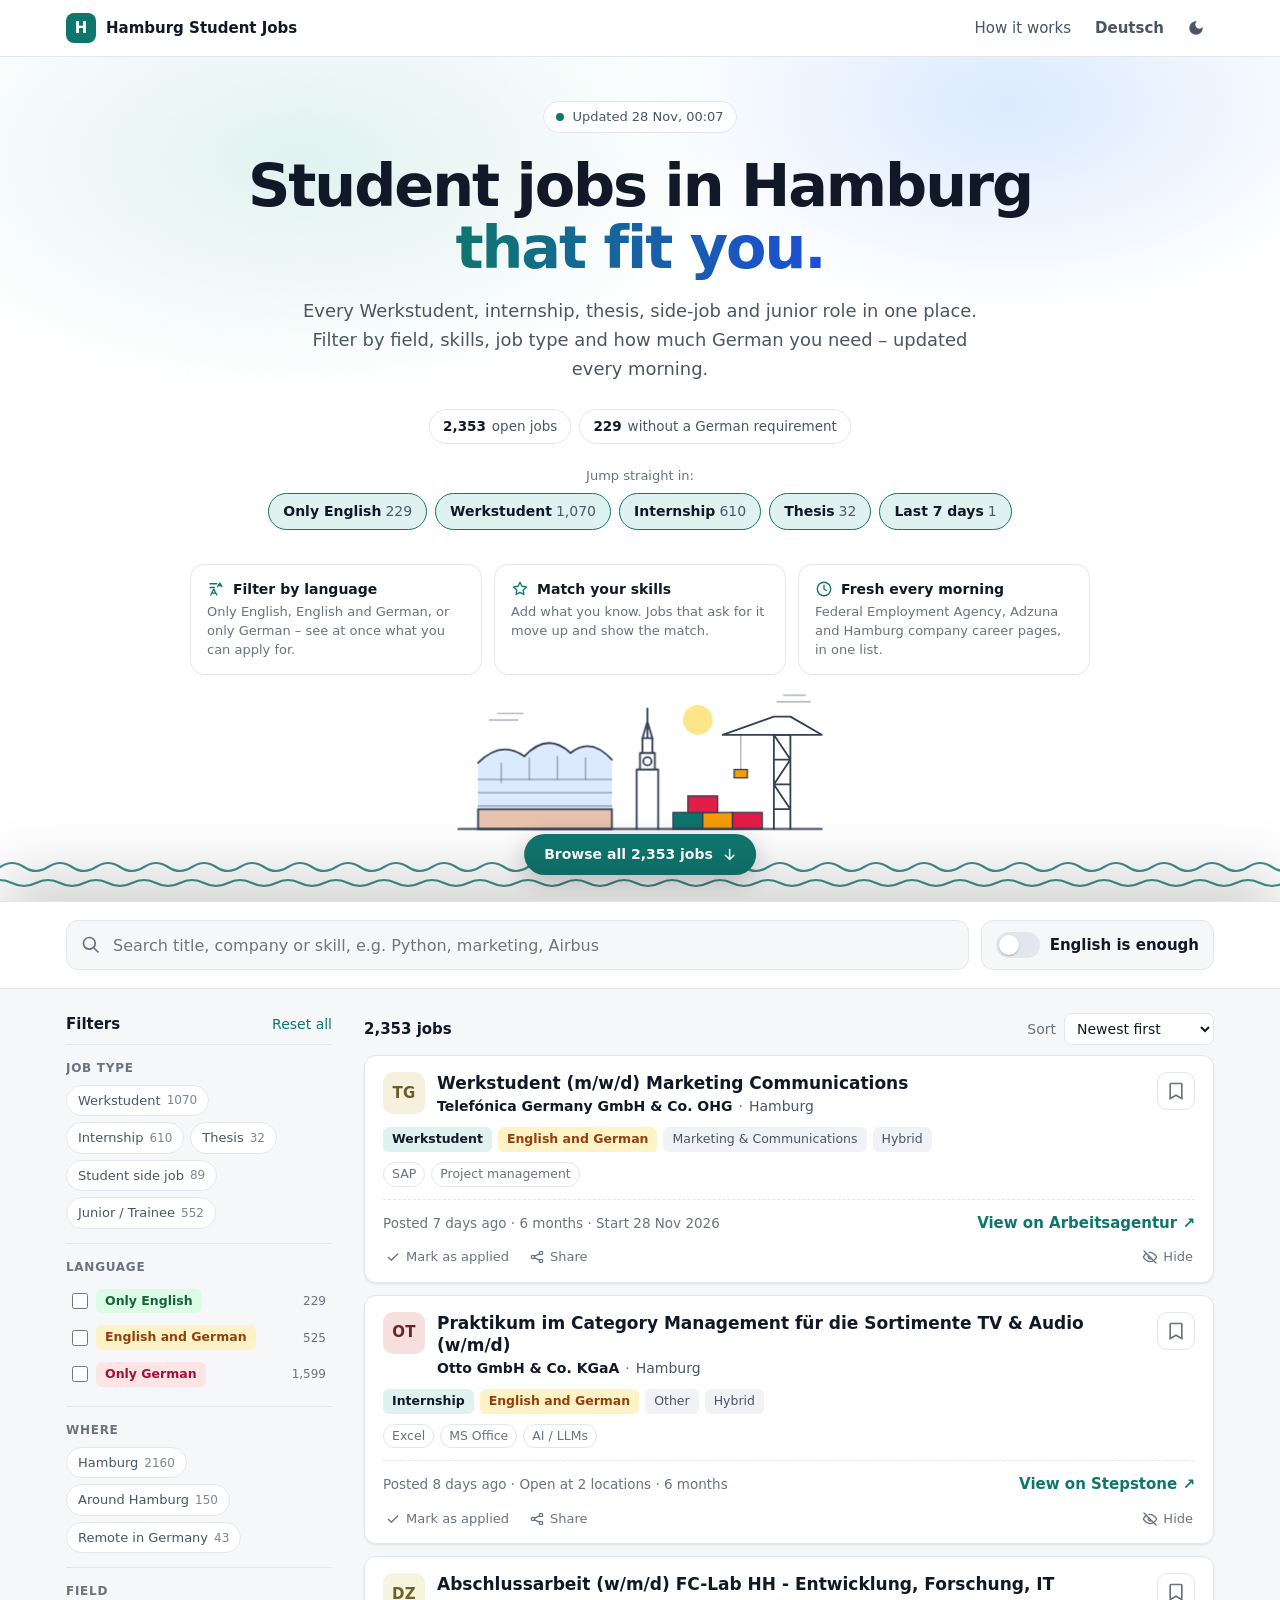
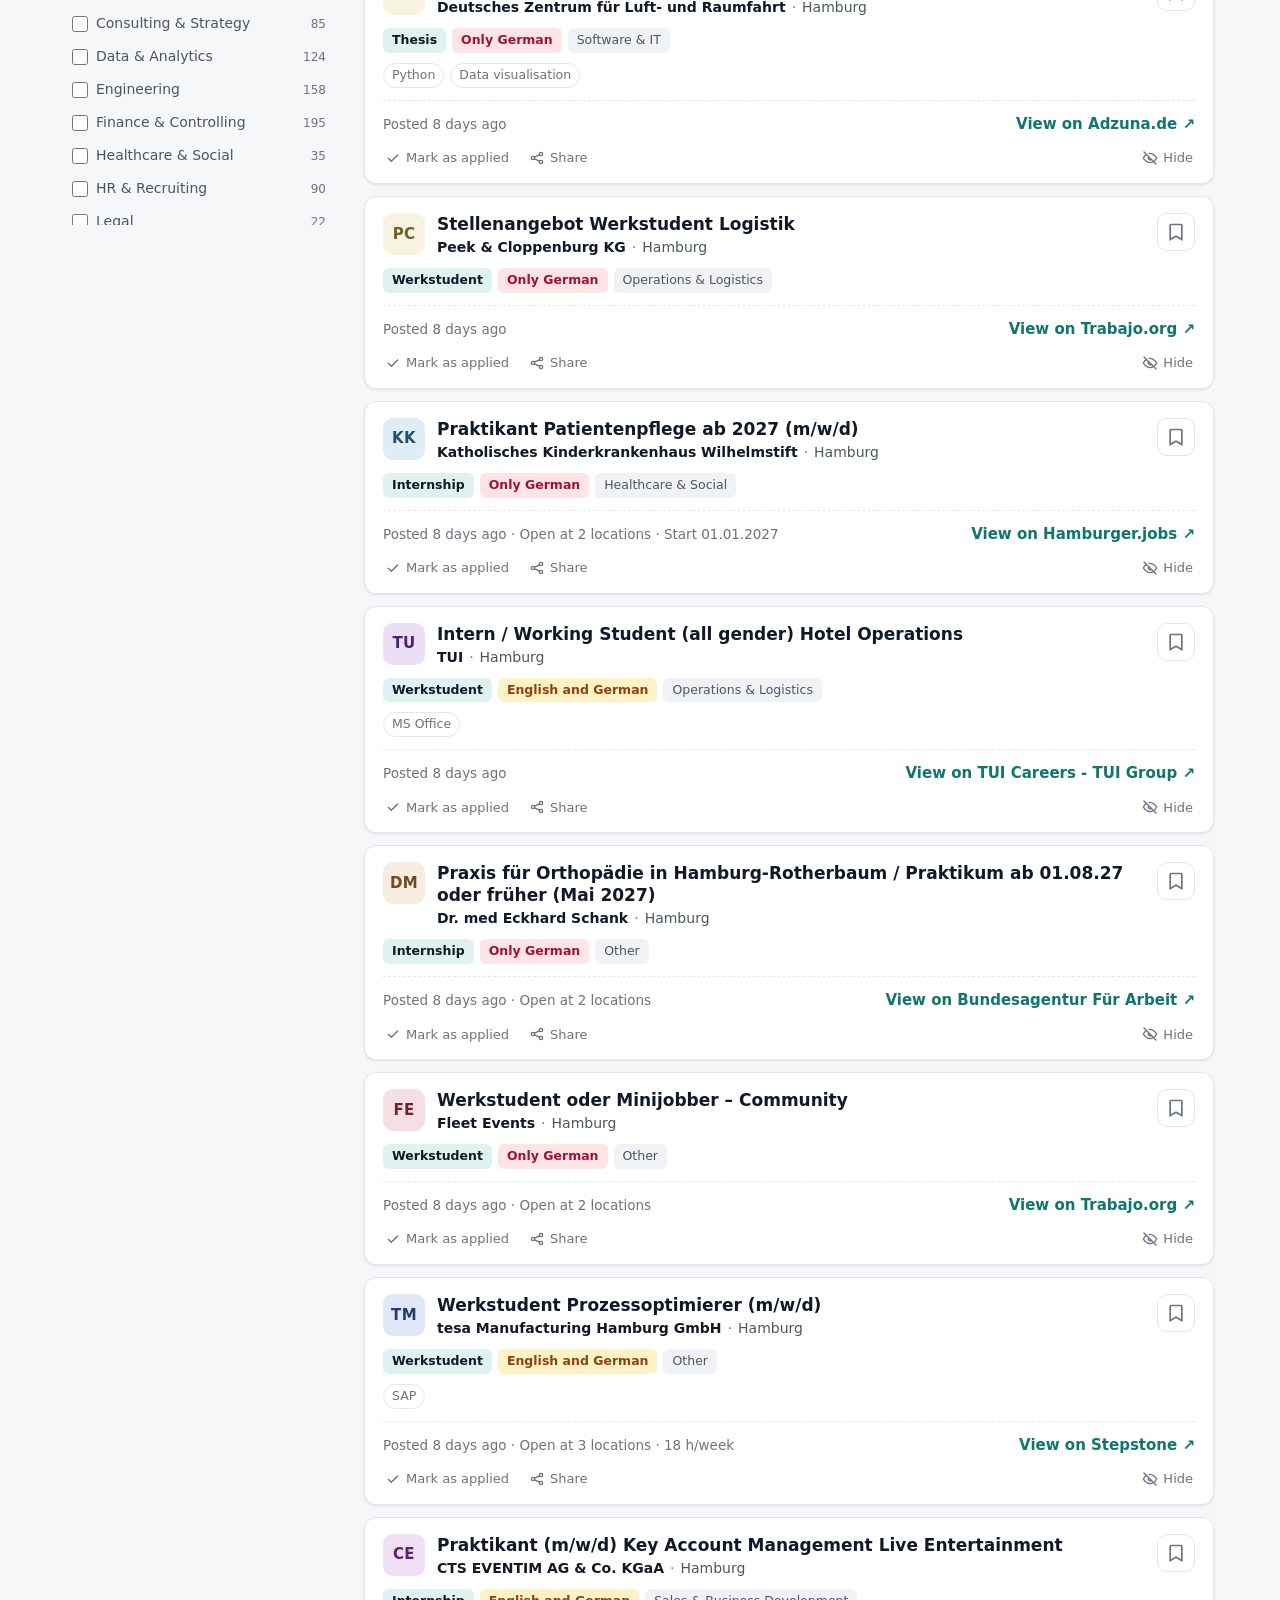
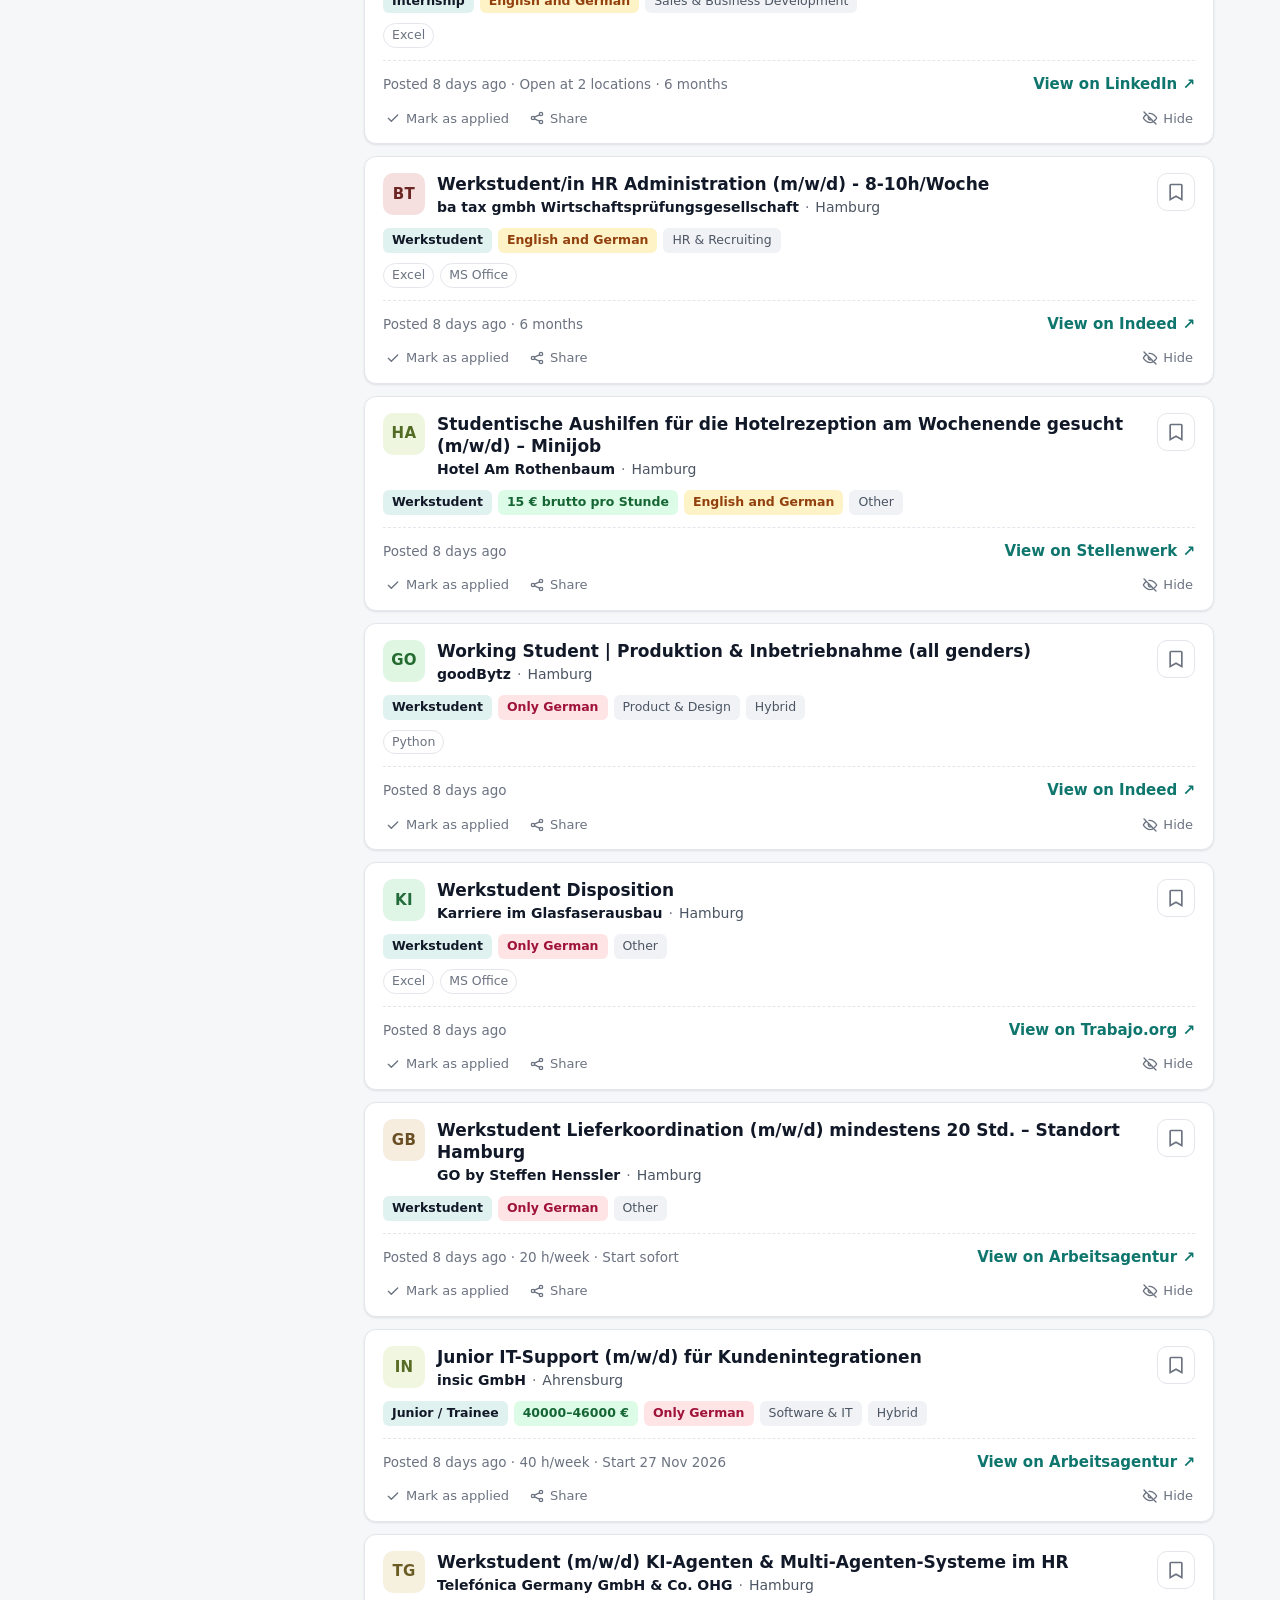
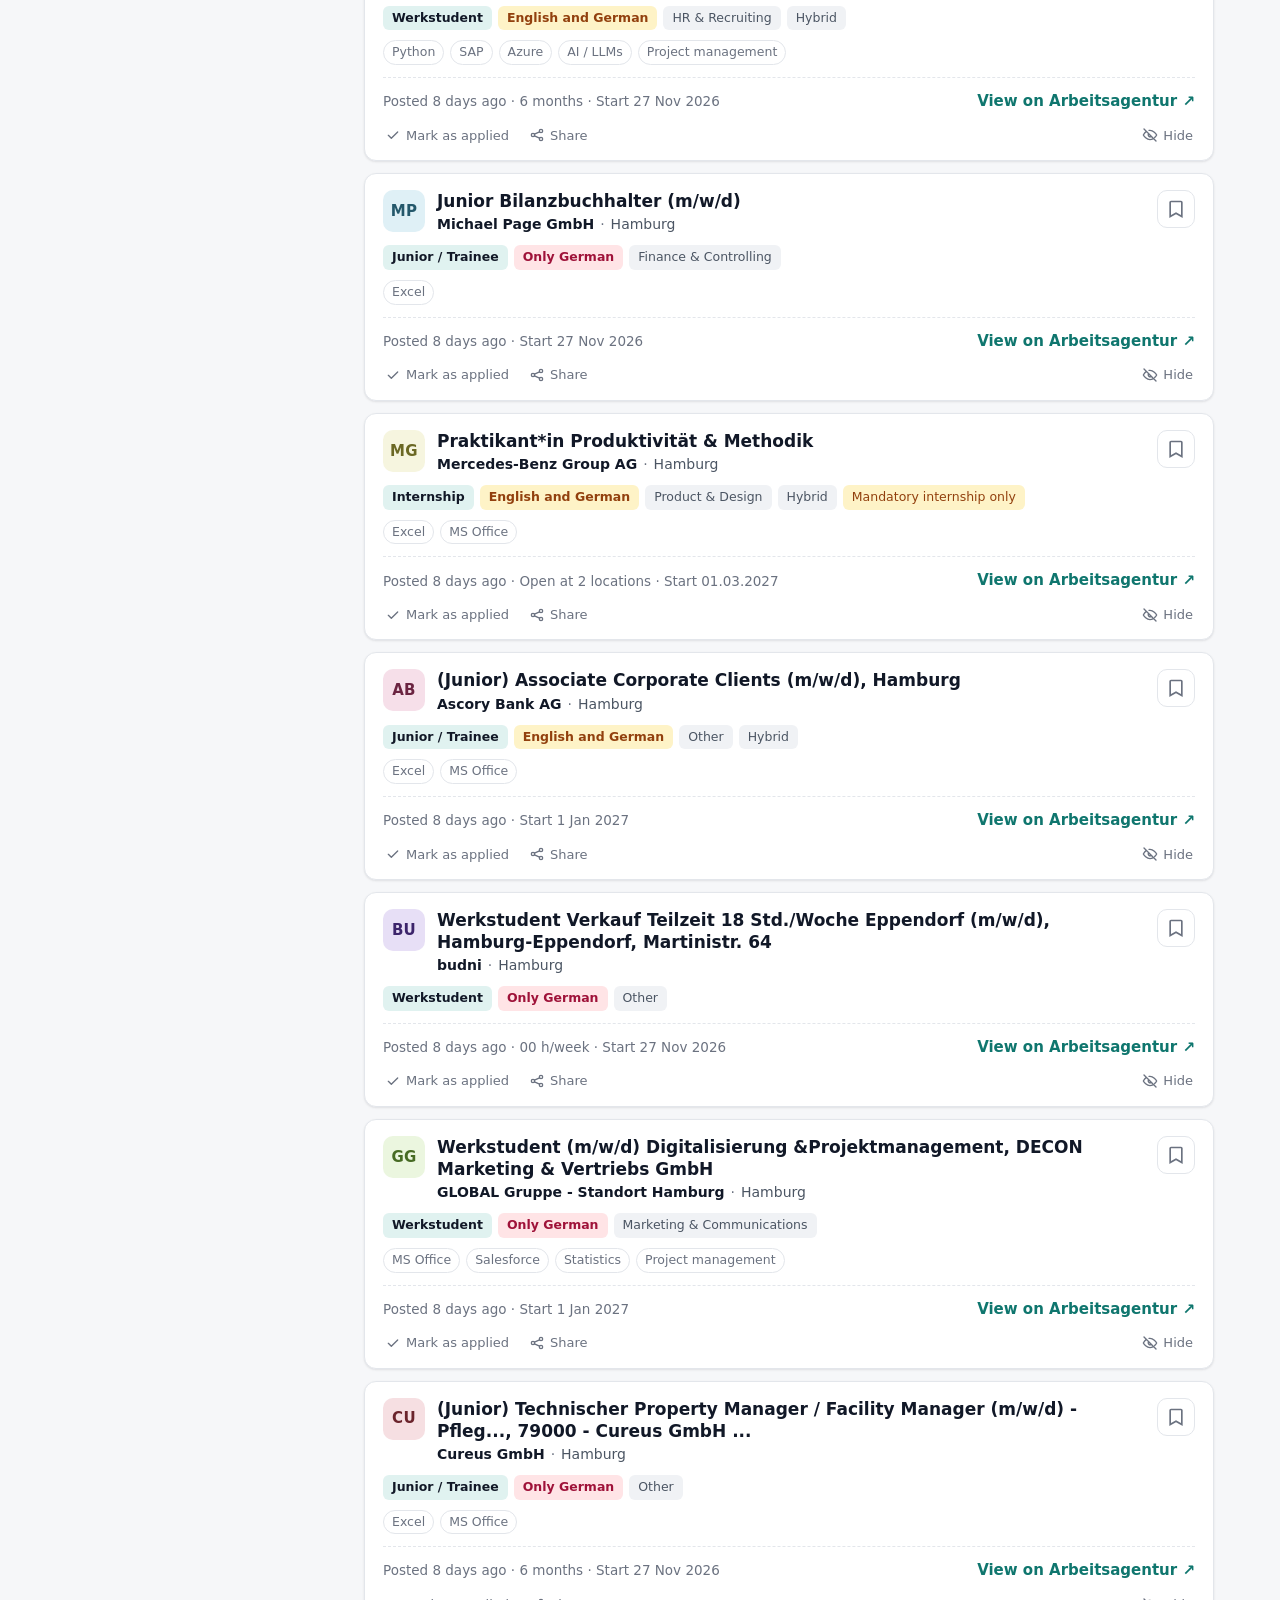
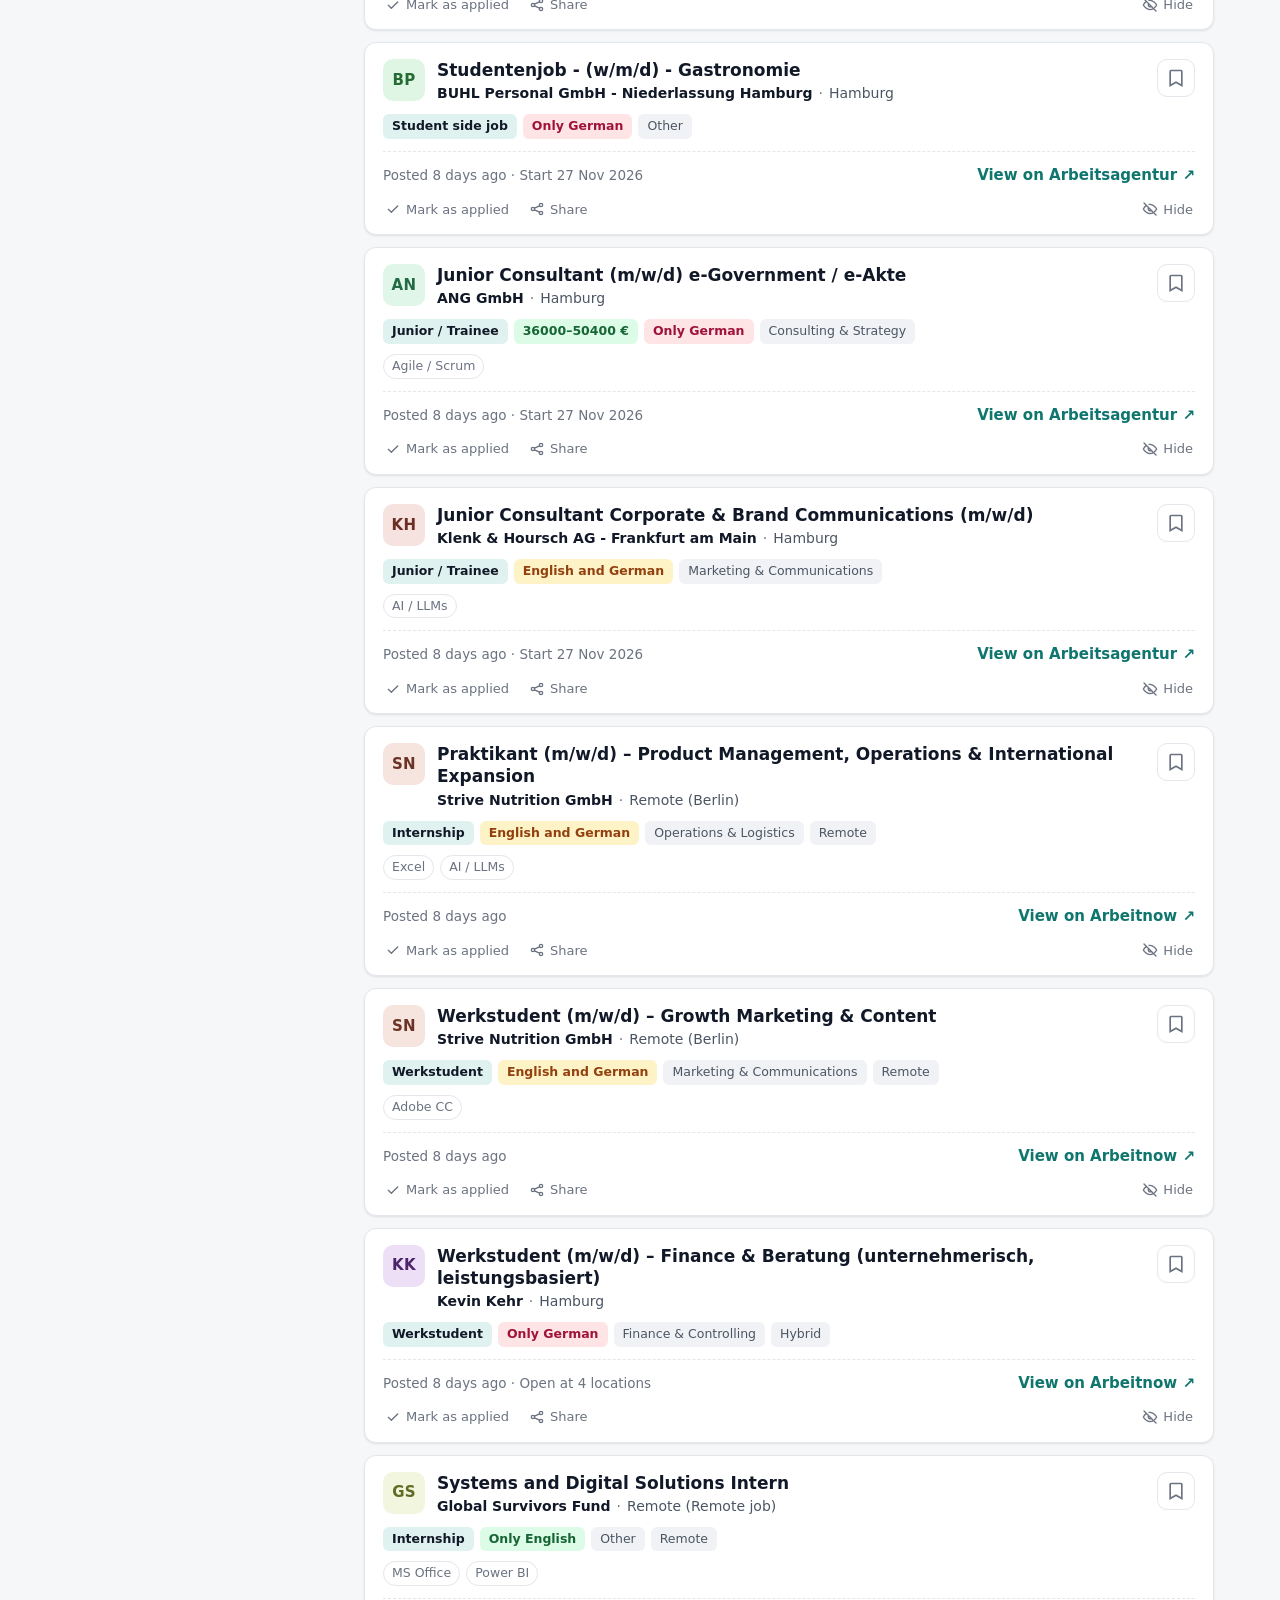
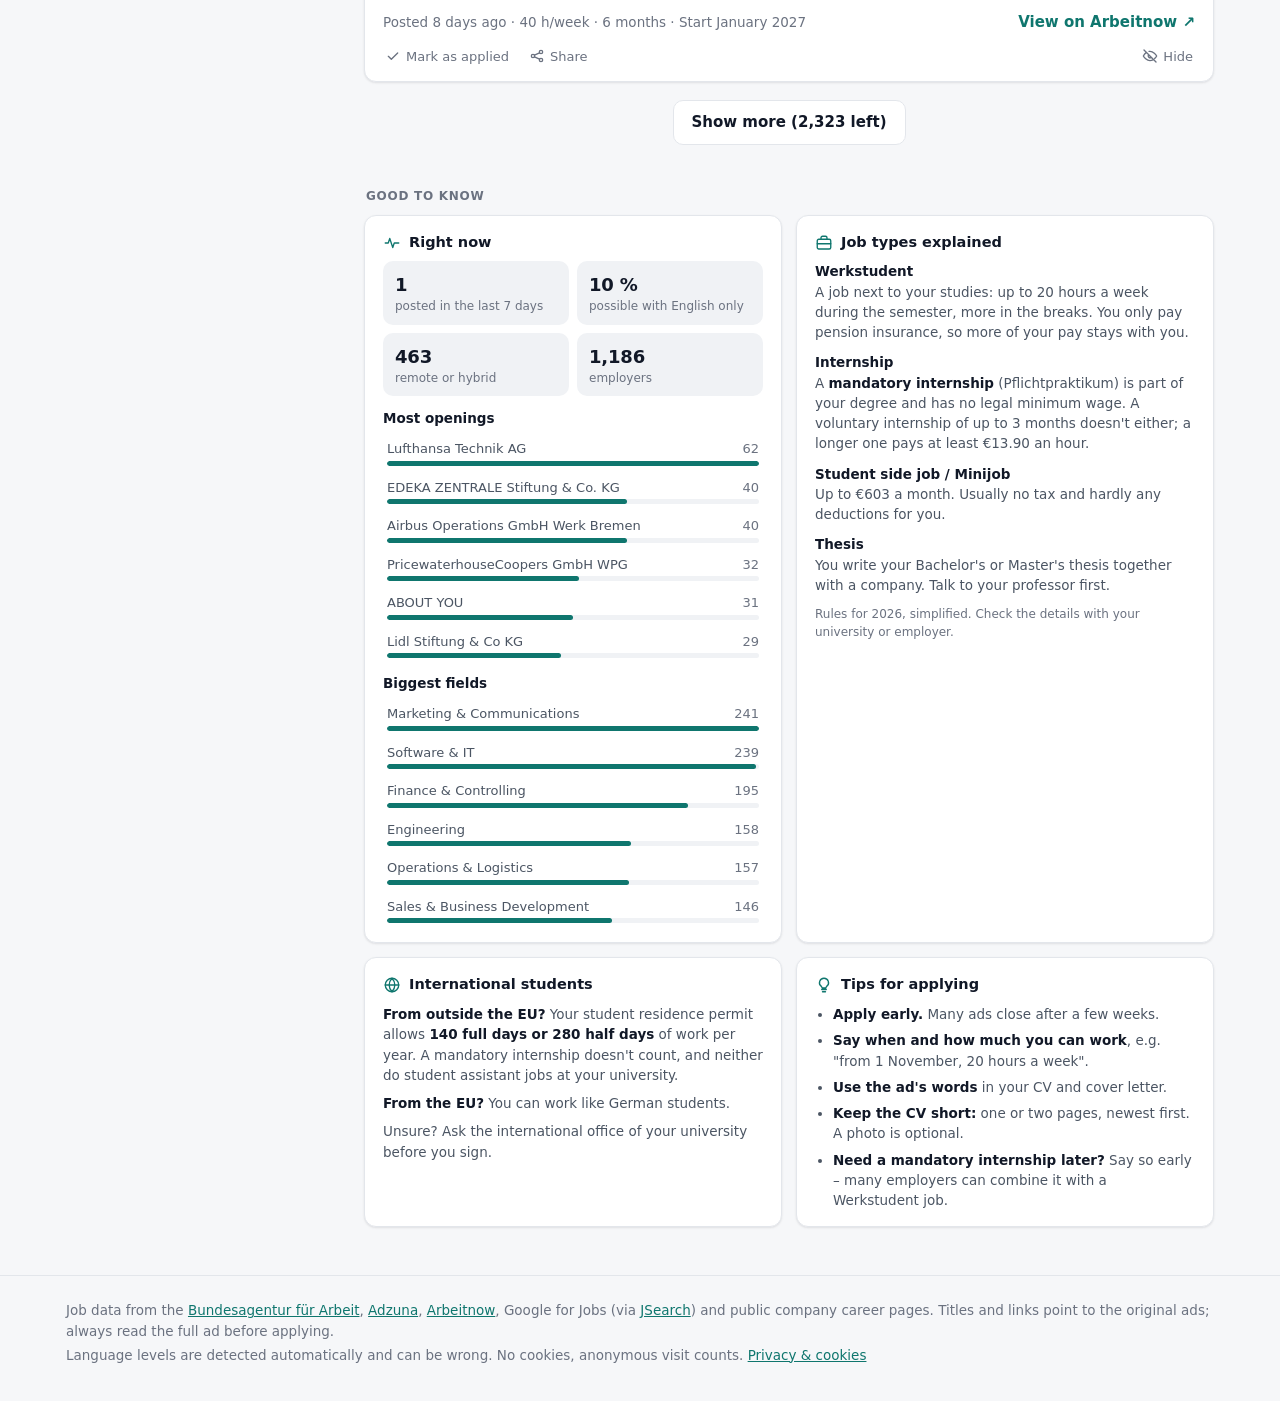
<file: docs/index.html>
<!doctype html>
<html lang="en">
<head>
  <meta charset="utf-8">
  <meta name="viewport" content="width=device-width, initial-scale=1">
  <title data-i18n-key="meta.title">Hamburg Student Jobs – find the student job that fits you</title>
  <meta name="description" data-i18n-key="meta.description" content="Every Werkstudent, internship, thesis, side-job and junior role in Hamburg in one place. Filter by field, skills, job type and how much German you need – updated every morning.">
  <meta property="og:title" content="Hamburg Student Jobs">
  <meta property="og:description" content="Every student job in Hamburg in one place. Filter by field, skills, job type and how much German you need – updated every morning. Also in German.">
  <meta property="og:type" content="website">
  <meta property="og:url" content="https://hamburgstudentjobs.de/">
  <meta property="og:image" content="https://hamburgstudentjobs.de/og.png">
  <meta property="og:image:width" content="1200">
  <meta property="og:image:height" content="630">
  <meta property="og:image:alt" content="Hamburg Student Jobs: find the student job in Hamburg that fits you">
  <meta name="twitter:card" content="summary_large_image">
  <link rel="icon" href="data:image/svg+xml,%3Csvg xmlns='http://www.w3.org/2000/svg' viewBox='0 0 32 32'%3E%3Crect width='32' height='32' rx='8' fill='%230f766e'/%3E%3Cpath d='M9 22V10h3v4.5h8V10h3v12h-3v-4.8h-8V22z' fill='white'/%3E%3C/svg%3E">
  <!-- ?v= : bump on every change to style.css / i18n.js / app.js, so browsers never mix a new page with an old cached script -->
  <link rel="stylesheet" href="style.css?v=20260930b">
  <script>
    // apply the saved theme before first paint to avoid a flash
    try { const t = localStorage.getItem("hsj-theme"); if (t) document.documentElement.dataset.theme = t; } catch (e) {}
  </script>
</head>
<body>
  <a class="skip" href="#results" data-i18n="skip">Skip to results</a>

  <header class="topbar">
    <div class="wrap topbar-inner">
      <a class="brand" href="./" aria-label="Hamburg Student Jobs, home" data-i18n-attr="aria-label:brand.home">
        <span class="brand-mark" aria-hidden="true">H</span>
        <span class="brand-name">Hamburg Student Jobs</span>
      </a>
      <nav class="top-actions">
        <button class="ghost" id="feedbackBtn" type="button" hidden data-i18n-attr="aria-label:nav.feedback;title:nav.feedbackTitle"><span class="long" data-i18n="nav.feedback">Feedback</span><svg class="short" viewBox="0 0 24 24" width="20" height="20" aria-hidden="true"><path d="M4 5h16v11H9l-5 4z" fill="none" stroke="currentColor" stroke-width="2" stroke-linejoin="round"/></svg></button>
        <button class="ghost" id="aboutBtn" type="button" data-i18n-attr="aria-label:nav.how;title:nav.how"><span class="long" data-i18n="nav.how">How it works</span><svg class="short" viewBox="0 0 24 24" width="20" height="20" aria-hidden="true"><circle cx="12" cy="12" r="9" fill="none" stroke="currentColor" stroke-width="2"/><path d="M12 11v6M12 7.5v.5" stroke="currentColor" stroke-width="2.2" stroke-linecap="round"/></svg></button>
        <button class="ghost lang-btn" id="langBtn" type="button" data-i18n-attr="aria-label:nav.langLabel;title:nav.langLabel"><span class="long" data-i18n="nav.lang">Deutsch</span><span class="short" data-i18n="nav.langShort">DE</span></button>
        <button class="ghost icon-only" id="themeBtn" type="button" aria-label="Switch colour theme" title="Switch colour theme" data-i18n-attr="aria-label:nav.theme;title:nav.theme">
          <svg viewBox="0 0 24 24" width="18" height="18" aria-hidden="true"><path fill="currentColor" d="M12 3a9 9 0 1 0 9 9c0-.46-.04-.92-.1-1.36a5.39 5.39 0 0 1-4.4 2.26 5.4 5.4 0 0 1-3.14-9.8c-.44-.06-.9-.1-1.36-.1z"/></svg>
        </button>
      </nav>
    </div>
  </header>

  <!-- intro: stays in place on large screens while the job board slides up over it -->
  <section class="hero" id="hero">
    <div class="hero-inner">
      <div class="eyebrow"><span class="live" aria-hidden="true"></span><span id="heroUpdated" data-i18n="hero.eyebrow">Updated every morning</span></div>
      <h1><span data-i18n="hero.title1">Student jobs in Hamburg</span><br><span class="grad-text" data-i18n="hero.title2">that fit you.</span></h1>
      <p class="lede" data-i18n="hero.lede">Every Werkstudent, internship, thesis, side-job and junior role in one place. Filter by field, skills, job type and how much German you need – updated every morning.</p>
      <div class="hero-live" id="stats" aria-live="polite"></div>
      <p class="quick-label" data-i18n="hero.quick">Jump straight in:</p>
      <div class="hero-quick" id="heroQuick"></div>
      <div class="hero-feats">
        <div><b><svg viewBox="0 0 24 24" aria-hidden="true"><path d="M4 5h9M4 10h6"/><path d="M14 9l3-5 3 5M15 7.5h4"/><path d="M5 20l4-8 4 8M6.2 17.5h5.6"/></svg><span data-i18n="hero.f1">Filter by language</span></b><span data-i18n="hero.f1s">Only English, English and German, or only German – see at once what you can apply for.</span></div>
        <div><b><svg viewBox="0 0 24 24" aria-hidden="true"><path d="M12 3l2.6 5.3 5.9.9-4.3 4.1 1 5.8L12 16.4l-5.2 2.7 1-5.8-4.3-4.1 5.9-.9z"/></svg><span data-i18n="hero.f2">Match your skills</span></b><span data-i18n="hero.f2s">Add what you know. Jobs that ask for it move up and show the match.</span></div>
        <div><b><svg viewBox="0 0 24 24" aria-hidden="true"><circle cx="12" cy="12" r="9"/><path d="M12 7v5l3 2"/></svg><span data-i18n="hero.f3">Fresh every morning</span></b><span data-i18n="hero.f3s">Federal Employment Agency, Adzuna and Hamburg company career pages, in one list.</span></div>
      </div>
    </div>

    <!-- Hamburg skyline: Elbphilharmonie, St. Michaelis tower, harbour crane, containers -->
    <div class="hero-skyline" aria-hidden="true">
      <svg class="hero-art draw" viewBox="0 0 460 230" preserveAspectRatio="xMidYMax meet">
        <g class="sky">
          <circle cx="300" cy="52" r="18" class="sun"/>
          <path d="M48 52h34M58 44h30M404 22h26M396 30h40" class="cloud"/>
        </g>
        <!-- Elbphilharmonie -->
        <path d="M34 104 Q62 76 90 96 Q118 66 146 92 Q170 72 196 100 L196 184 L34 184 Z" class="glass fill"/>
        <path d="M34 124h162M34 140h162M34 156h162" class="line thin" pathLength="1"/>
        <path d="M62 104v24M96 98v26M130 96v28M164 98v26" class="line thin" pathLength="1"/>
        <rect x="34" y="160" width="162" height="24" class="brick fill"/>
        <path d="M34 104 Q62 76 90 96 Q118 66 146 92 Q170 72 196 100" class="line" pathLength="1"/>
        <!-- St. Michaelis tower -->
        <path d="M226 184V112h26v72M230 112V92h18v20M233 92V74h12v18M239 74V38" class="line" pathLength="1"/>
        <path d="M233 74 L239 54 L245 74" class="line" pathLength="1"/>
        <circle cx="239" cy="102" r="5" class="line" pathLength="1"/>
        <!-- containers -->
        <rect x="270" y="164" width="36" height="20" class="box c1 fill"/>
        <rect x="306" y="164" width="36" height="20" class="box c2 fill"/>
        <rect x="288" y="144" width="36" height="20" class="box c3 fill"/>
        <rect x="342" y="164" width="36" height="20" class="box c3 fill"/>
        <!-- harbour crane with a swinging load -->
        <path d="M392 184V70M412 184V70M392 70l20 0M392 100l20 0M392 130l20 0M392 160l20 0M392 70l20 30M412 100l-20 30M392 130l20 30" class="line" pathLength="1"/>
        <path d="M330 70h120M330 70l62-22M450 70l-38-22M392 48h20" class="line" pathLength="1"/>
        <g class="load">
          <path d="M352 70v42" class="line thin"/>
          <rect x="344" y="112" width="16" height="10" class="box c2"/>
        </g>
        <path d="M10 184h440" class="line" pathLength="1"/>
      </svg>
      <div class="hero-water"></div>
    </div>

    <a class="hero-go" href="#stage"><span id="heroCta" data-i18n="hero.cta">Browse the jobs</span><svg viewBox="0 0 24 24" aria-hidden="true"><path d="M12 5v14M6 13l6 6 6-6"/></svg></a>
  </section>

  <!-- the job board slides up over the intro -->
  <div class="stage" id="stage">
  <div class="searchbar">
    <div class="wrap">
      <div class="searchrow">
        <label class="search">
          <svg viewBox="0 0 24 24" width="20" height="20" aria-hidden="true"><path fill="currentColor" d="M10 2a8 8 0 0 1 6.32 12.9l5.39 5.4-1.42 1.4-5.39-5.38A8 8 0 1 1 10 2zm0 2a6 6 0 1 0 0 12 6 6 0 0 0 0-12z"/></svg>
          <span class="sr-only" data-i18n="search.label">Search jobs</span>
          <input id="q" type="search" placeholder="Search title, company or skill, e.g. Python, marketing, Airbus" autocomplete="off" data-i18n-attr="placeholder:search.placeholder">
        </label>
        <label class="switch big" title="Hide jobs whose ad requires good or fluent German" data-i18n-attr="title:english.title">
          <input type="checkbox" id="englishOnly">
          <span class="track" aria-hidden="true"><span class="thumb"></span></span>
          <span data-i18n="english.switch">English is enough</span>
        </label>
      </div>
    </div>
  </div>

  <main class="wrap layout">
    <aside class="filters" id="filters" aria-label="Filters" data-i18n-attr="aria-label:filters.aria">
      <div class="filters-head">
        <h2 data-i18n="filters.title">Filters</h2>
        <button class="link" id="resetBtn" type="button" data-i18n="filters.reset">Reset all</button>
        <button class="ghost icon-only close-filters" id="closeFilters" type="button" aria-label="Close filters" data-i18n-attr="aria-label:filters.close">✕</button>
      </div>

      <fieldset><legend data-i18n="f.type">Job type</legend><div class="chips" id="f-level"></div></fieldset>
      <fieldset><legend data-i18n="f.speak">Language</legend><div class="options" id="f-speak"></div></fieldset>
      <fieldset><legend data-i18n="f.area">Where</legend><div class="chips" id="f-area"></div></fieldset>
      <fieldset><legend data-i18n="f.field">Field</legend><div class="options scroll" id="f-field"></div></fieldset>
      <fieldset><legend data-i18n="f.mode">Work mode</legend><div class="chips" id="f-mode"></div></fieldset>
      <fieldset>
        <legend data-i18n="f.posted">Posted</legend>
        <div class="chips" id="f-posted"></div>
      </fieldset>
      <fieldset>
        <legend data-i18n="f.skills">Your skills</legend>
        <p class="hint" data-i18n="f.skillsHint">Add what you know; jobs that ask for it rank higher and show a match.</p>
        <div class="skill-input">
          <input id="skillInput" list="skillList" placeholder="e.g. Python" autocomplete="off" aria-label="Add a skill" data-i18n-attr="placeholder:f.skillPlaceholder;aria-label:f.skillAria">
          <datalist id="skillList"></datalist>
          <button type="button" id="skillAdd" class="small" data-i18n="f.add">Add</button>
        </div>
        <div class="chips removable" id="mySkills"></div>
      </fieldset>
      <fieldset>
        <legend data-i18n="f.more">More</legend>
        <label class="check"><input type="checkbox" id="hideMandatory"> <span data-i18n="f.hideMandatory">Hide "mandatory internship only"</span></label>
        <label class="check"><input type="checkbox" id="payOnly"> <span data-i18n="f.payOnly">Only jobs that state the pay</span> <span class="count" id="payCount"></span></label>
        <label class="check"><input type="checkbox" id="savedOnly"> <span data-i18n="f.savedOnly">Saved jobs only</span> <span class="count" id="savedCount"></span></label>
        <label class="check"><input type="checkbox" id="appliedOnly"> <span data-i18n="f.appliedOnly">Jobs I applied to</span> <span class="count" id="appliedCount"></span></label>
        <label class="check" id="hiddenRow" hidden><input type="checkbox" id="showHidden"> <span data-i18n="f.showHidden">Show hidden jobs</span> <span class="count" id="hiddenCount"></span></label>
      </fieldset>
    </aside>

    <section class="results" id="results" aria-label="Job results" data-i18n-attr="aria-label:results.aria">
      <div class="results-head">
        <button class="filter-toggle" id="openFilters" type="button"><span data-i18n="filters.title">Filters</span> <span id="activeCount" class="badge-count"></span></button>
        <p id="resultCount" aria-live="polite"></p>
        <label class="sort">
          <span data-i18n="sort">Sort</span>
          <select id="sort">
            <option value="new" data-i18n="sort.new">Newest first</option>
            <option value="match" data-i18n="sort.match">Best skill match</option>
            <option value="company" data-i18n="sort.company">Company A–Z</option>
          </select>
        </label>
      </div>
      <div class="active-filters" id="activeFilters"></div>
      <div class="alert-bar" id="alertBar" hidden>
        <button type="button" class="alert-btn" id="alertBtn">
          <svg viewBox="0 0 24 24" width="18" height="18" aria-hidden="true"><path d="M6 9a6 6 0 0 1 12 0c0 5 2 6.5 2 6.5H4S6 14 6 9zM10 19a2 2 0 0 0 4 0" fill="none" stroke="currentColor" stroke-width="2" stroke-linejoin="round"/></svg>
          <span data-i18n="alert.button">Email me new jobs like these</span>
        </button>
      </div>
      <ol class="cards" id="cards"></ol>
      <div class="more"><button id="moreBtn" type="button" class="secondary" hidden>Show more</button></div>
      <div class="empty" id="empty" hidden>
        <svg class="empty-art" viewBox="0 0 120 90" aria-hidden="true">
          <rect x="14" y="22" width="62" height="46" rx="6" class="e-card"/>
          <path d="M24 36h34M24 46h24M24 56h30" class="e-line"/>
          <circle cx="78" cy="52" r="17" class="e-lens"/>
          <path d="M90 64l14 14" class="e-handle"/>
          <path d="M72 46l12 12M84 46l-12 12" class="e-x"/>
        </svg>
        <h3 data-i18n="empty.title">No jobs match these filters</h3>
        <p data-i18n="empty.text">Try removing a filter, or turn off "English is enough".</p>
        <button type="button" class="secondary" id="emptyReset" data-i18n="empty.reset">Reset filters</button>
      </div>
    </section>

    <!-- knowledge cards: beside the results on wide screens, below them otherwise -->
    <aside class="rail" id="rail" aria-label="Good to know" data-i18n-attr="aria-label:rail.aria"></aside>
  </main>

  <footer class="footer">
    <div class="wrap">
      <p data-i18n-html="footer.sources"></p>
      <p data-i18n-html="footer.note"></p>
      <p id="footerFeedback" hidden><span data-i18n="footer.feedback">Missing an employer, found a mistake, or have an idea?</span>
        <button type="button" class="link" data-feedback="employer" data-i18n="footer.feedbackBtn">Tell me</button></p>
    </div>
  </footer>
  </div>

  <dialog id="about" aria-labelledby="aboutTitle">
    <form method="dialog" class="dialog-close"><button class="ghost icon-only" aria-label="Close" data-i18n-attr="aria-label:close">✕</button></form>
    <h2 id="aboutTitle" data-i18n="about.title">How it works</h2>
    <ol class="steps">
      <li>
        <svg viewBox="0 0 24 24" aria-hidden="true"><path d="M4 7h16M4 12h16M4 17h10"/><circle cx="18" cy="17" r="3"/></svg>
        <div data-i18n-html="about.collect"></div>
      </li>
      <li>
        <svg viewBox="0 0 24 24" aria-hidden="true"><path d="M6 3h9l4 4v14H6z"/><path d="M9 11h7M9 15h7M9 7h4"/></svg>
        <div data-i18n-html="about.read"></div>
      </li>
      <li>
        <svg viewBox="0 0 24 24" aria-hidden="true"><path d="M4 5h16v11H4z"/><path d="M9 20h6M12 16v4"/><path d="M8 10l3 3 5-5"/></svg>
        <div data-i18n-html="about.publish"></div>
      </li>
    </ol>
    <h3 data-i18n="about.legendTitle">Language explained</h3>
    <ul class="legend">
      <li><span class="lang-pill l0" data-i18n="speak.en">Only English</span> <span data-i18n="about.l0"></span></li>
      <li><span class="lang-pill l1" data-i18n="speak.both">English and German</span> <span data-i18n="about.l1"></span></li>
      <li><span class="lang-pill l2" data-i18n="speak.de">Only German</span> <span data-i18n="about.l2"></span></li>
    </ul>
    <p class="hint" data-i18n-html="about.privacy"></p>
  </dialog>

  <dialog id="feedback" aria-labelledby="fbTitle">
    <form method="dialog" class="dialog-close"><button class="ghost icon-only" aria-label="Close" data-i18n-attr="aria-label:close">✕</button></form>
    <h2 id="fbTitle" data-i18n="fb.title">Questions, ideas, criticism</h2>
    <form id="fbForm" novalidate>
      <p class="hint" data-i18n="fb.intro">Tell me what's missing, what's wrong or what you think. Your message goes privately to the person who runs this site and is never published.</p>
      <p class="fb-about" id="fbAbout" hidden></p>
      <fieldset class="fb-kinds">
        <legend data-i18n="fb.kind">What is it about?</legend>
        <div class="chips" id="fbKinds"></div>
      </fieldset>
      <label class="fb-field">
        <span data-i18n="fb.message">Your message</span>
        <textarea id="fbMessage" rows="6" maxlength="2000" required></textarea>
        <span class="fb-count" id="fbCount" aria-live="polite"></span>
      </label>
      <label class="fb-field">
        <span data-i18n="fb.email">Email – only if you want an answer (optional)</span>
        <input id="fbEmail" type="email" maxlength="200" autocomplete="email">
      </label>
      <!-- left empty by people; bots fill in every field -->
      <label class="fb-trap" aria-hidden="true">Website <input id="fbWebsite" tabindex="-1" autocomplete="off"></label>
      <p class="hint" data-i18n-html="fb.privacy"></p>
      <p class="fb-status" id="fbStatus" role="status"></p>
      <div class="fb-actions">
        <button type="submit" class="primary" id="fbSend" data-i18n="fb.send">Send</button>
      </div>
    </form>
  </dialog>

  <dialog id="alertDlg" aria-labelledby="alertTitle">
    <form method="dialog" class="dialog-close"><button class="ghost icon-only" aria-label="Close" data-i18n-attr="aria-label:close">✕</button></form>
    <h2 id="alertTitle" data-i18n="alert.title">New jobs by email</h2>
    <form id="alertForm" novalidate>
      <p class="hint" data-i18n="alert.intro">Every morning, one email with the jobs that are new on the site and match your filters. No email on days without a match.</p>
      <p class="fb-about"><b data-i18n="alert.filters">Your filters:</b> <span id="alertSummary"></span></p>
      <label class="fb-field">
        <span data-i18n="alert.email">Your email address</span>
        <input id="alertEmail" type="email" maxlength="200" autocomplete="email" required>
      </label>
      <label class="fb-trap" aria-hidden="true">Website <input id="alertWebsite" tabindex="-1" autocomplete="off"></label>
      <p class="hint" data-i18n-html="alert.privacy"></p>
      <p class="fb-status" id="alertStatus" role="status"></p>
      <div class="fb-actions">
        <button type="submit" class="primary" id="alertSend" data-i18n="alert.send">Send confirmation email</button>
      </div>
    </form>
    <div id="alertAction" hidden>
      <p id="alertActionText"></p>
      <p class="fb-status" id="alertActionStatus" role="status"></p>
      <div class="fb-actions">
        <button type="button" class="primary" id="alertActionBtn"></button>
      </div>
    </div>
  </dialog>

  <template id="cardTpl">
    <li class="card">
      <div class="card-top">
        <span class="avatar" aria-hidden="true"></span>
        <div class="card-titles">
          <h3 class="title"><a target="_blank" rel="noopener"></a></h3>
          <p class="meta"><span class="company"></span><span class="dot">·</span><span class="loc"></span></p>
        </div>
        <button class="save" type="button" aria-pressed="false" title="Save this job">
          <svg viewBox="0 0 24 24" width="20" height="20" aria-hidden="true"><path d="M6 3h12a1 1 0 0 1 1 1v17l-7-4-7 4V4a1 1 0 0 1 1-1z"/></svg>
          <span class="sr-only" data-i18n="save">Save</span>
        </button>
      </div>
      <div class="badges"></div>
      <p class="summary"></p>
      <ul class="reqs"></ul>
      <div class="skills"></div>
      <div class="card-foot">
        <span class="facts"></span>
        <a class="view" target="_blank" rel="noopener">View ad <span aria-hidden="true">↗</span></a>
      </div>
      <div class="card-acts">
        <button type="button" class="act applied" aria-pressed="false">
          <svg viewBox="0 0 24 24" aria-hidden="true"><path d="M5 12.5l4.5 4.5L19 7.5"/></svg><span></span>
        </button>
        <button type="button" class="act share">
          <svg viewBox="0 0 24 24" aria-hidden="true"><circle cx="6" cy="12" r="2.5"/><circle cx="18" cy="6" r="2.5"/><circle cx="18" cy="18" r="2.5"/><path d="M8.2 10.8l7.6-3.6M8.2 13.2l7.6 3.6"/></svg><span></span>
        </button>
        <button type="button" class="act report" hidden>
          <svg viewBox="0 0 24 24" aria-hidden="true"><path d="M5 21V4M5 4h11l-2 4 2 4H5"/></svg><span></span>
        </button>
        <button type="button" class="act hide">
          <svg viewBox="0 0 24 24" aria-hidden="true"><path d="M3 3l18 18M10.6 5.1A10 10 0 0 1 12 5c5 0 9 5 10 7a17 17 0 0 1-3 3.9M6.6 6.6A17 17 0 0 0 2 12c1 2 5 7 10 7a9.6 9.6 0 0 0 4.4-1.1M9.9 9.9a3 3 0 0 0 4.2 4.2"/></svg><span></span>
        </button>
      </div>
    </li>
  </template>

  <div class="toast" id="toast" role="status" aria-live="polite" hidden></div>

  <!-- anonymous visit counts, no cookies: https://www.goatcounter.com (only the page path and event names are sent) -->
  <script data-goatcounter="https://hamburgstudentjobs.goatcounter.com/count"
          data-goatcounter-settings='{"no_onload": true}' async src="https://gc.zgo.at/count.js"></script>
  <script src="i18n.js?v=20260930b"></script>
  <script src="app.js?v=20261010"></script>
</body>
</html>
</file>
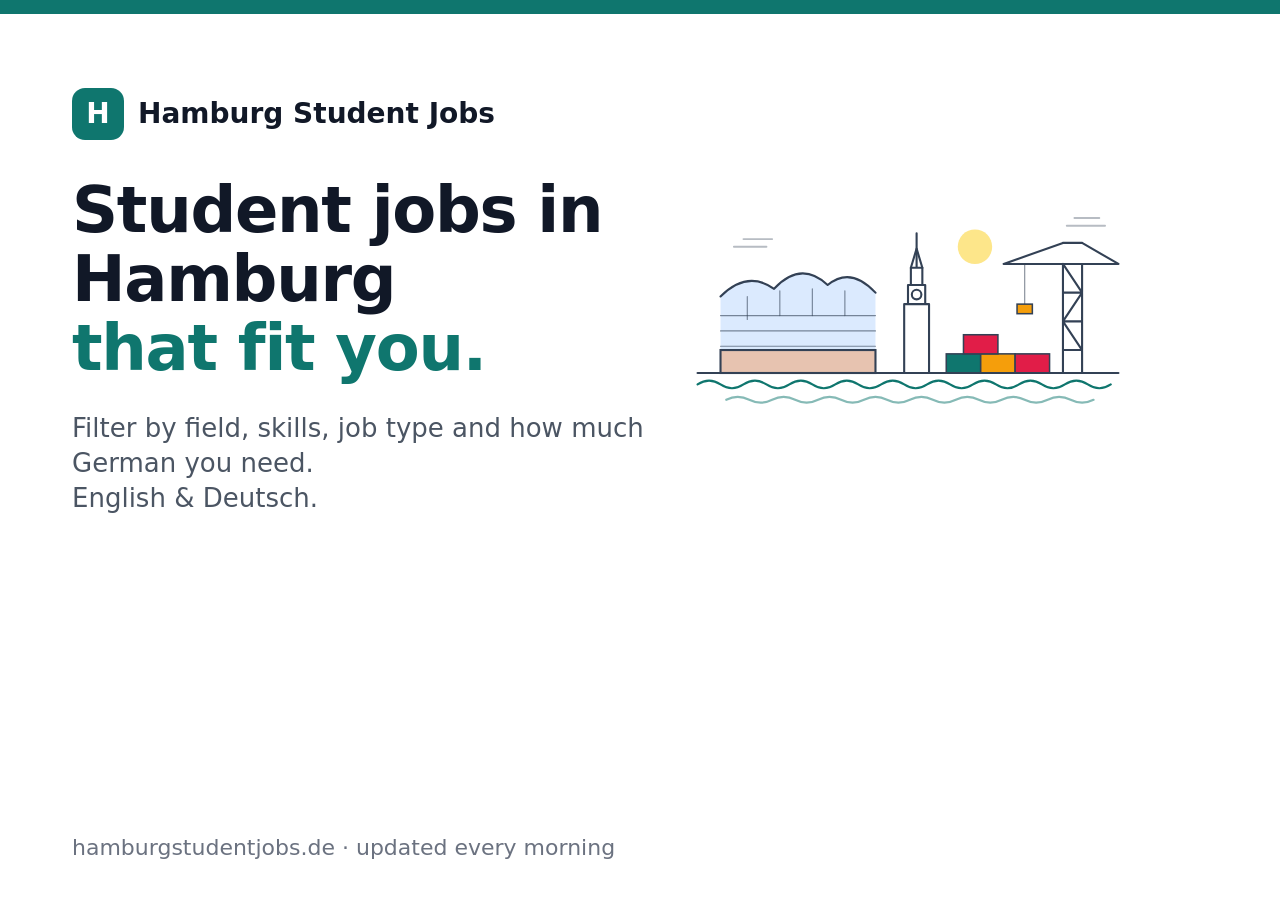
<file: assets/og.html>
<!doctype html><html><head><meta charset="utf-8"><style>
.hero-art { width: 100%; height: auto; display: block; margin-bottom: 16px; }
.hero-art .line { fill: none; stroke: var(--art-line); stroke-width: 2.2; stroke-linecap: round; stroke-linejoin: round; }
.hero-art .thin { stroke-width: 1.2; opacity: .6; }
.hero-art .glass { fill: var(--art-glass); }
.hero-art .brick { fill: var(--art-brick); stroke: var(--art-line); stroke-width: 2.2; }
.hero-art .box { stroke: var(--art-line); stroke-width: 1.6; }
.hero-art .c1 { fill: var(--box1); } .hero-art .c2 { fill: var(--box2); } .hero-art .c3 { fill: var(--box3); }
.hero-art .sun { fill: var(--art-sun); }
.hero-art .cloud { fill: none; stroke: var(--art-line); stroke-width: 2; stroke-linecap: round; opacity: .35; }
.hero-art .water { fill: none; stroke: var(--art-water); stroke-width: 2.2; stroke-linecap: round; }
.hero-art .water.thin { opacity: .5; }
:root{--art-line:#334155;--art-glass:#dbeafe;--art-brick:#e7c3b0;--art-sun:#fde68a;--art-water:#0f766e;--box1:#0f766e;--box2:#f59e0b;--box3:#e11d48;}
body{margin:0;width:1200px;height:630px;font-family:"Segoe UI",system-ui,sans-serif;background:#ffffff;color:#111827;overflow:hidden}
.wrap{position:relative;height:630px;box-sizing:border-box;padding:64px 72px;display:grid;grid-template-columns:1fr 440px;gap:24px;align-items:center}
.bar{position:absolute;left:0;top:0;width:100%;height:14px;background:#0f766e}
.brand{display:flex;align-items:center;gap:14px;font-weight:700;font-size:28px;margin-bottom:36px}
.mark{width:52px;height:52px;border-radius:13px;background:#0f766e;color:#fff;display:grid;place-items:center;font-weight:800;font-size:28px}
.sub{font-size:26px;color:#4b5563;margin:0 0 26px;line-height:1.35}
h1{font-size:64px;line-height:1.08;letter-spacing:-.02em;margin:0 0 28px}
h1 span{color:#0f766e}
.pills{display:flex;gap:12px;flex-wrap:wrap}
.pill{font-size:22px;font-weight:600;padding:8px 16px;border-radius:10px}
.l0{background:#dcfce7;color:#166534} .l1{background:#fef3c7;color:#92400e} .l2{background:#ffe4e6;color:#9f1239}
.url{position:absolute;left:72px;bottom:40px;font-size:22px;color:#6b7280}

.hero-art{width:440px;height:auto}
</style></head><body><div class="bar"></div><div class="wrap"><div>
<div class="brand"><span class="mark">H</span>Hamburg Student Jobs</div>
<h1>Student jobs in Hamburg<br><span>that fit you.</span></h1><p class="sub">Filter by field, skills, job type and how much German you need.<br>English &amp; Deutsch.</p>

</div><svg class="hero-art" viewBox="0 0 460 230" role="img" aria-label="Line drawing of the Hamburg harbour skyline">
          <g class="sky">
            <circle cx="300" cy="52" r="18" class="sun"/>
            <path d="M48 52h34M58 44h30M404 22h26M396 30h40" class="cloud"/>
          </g>
          <!-- Elbphilharmonie -->
          <path d="M34 104 Q62 76 90 96 Q118 66 146 92 Q170 72 196 100 L196 184 L34 184 Z" class="glass"/>
          <path d="M34 124h162M34 140h162M34 156h162" class="line thin"/>
          <path d="M62 104v24M96 98v26M130 96v28M164 98v26" class="line thin"/>
          <rect x="34" y="160" width="162" height="24" class="brick"/>
          <path d="M34 104 Q62 76 90 96 Q118 66 146 92 Q170 72 196 100" class="line"/>
          <!-- St. Michaelis tower -->
          <path d="M226 184V112h26v72M230 112V92h18v20M233 92V74h12v18M239 74V38" class="line"/>
          <path d="M233 74 L239 54 L245 74" class="line"/>
          <circle cx="239" cy="102" r="5" class="line"/>
          <!-- containers -->
          <rect x="270" y="164" width="36" height="20" class="box c1"/>
          <rect x="306" y="164" width="36" height="20" class="box c2"/>
          <rect x="288" y="144" width="36" height="20" class="box c3"/>
          <rect x="342" y="164" width="36" height="20" class="box c3"/>
          <!-- harbour crane -->
          <path d="M392 184V70M412 184V70M392 70l20 0M392 100l20 0M392 130l20 0M392 160l20 0M392 70l20 30M412 100l-20 30M392 130l20 30" class="line"/>
          <path d="M330 70h120M330 70l62-22M450 70l-38-22M392 48h20" class="line"/>
          <path d="M352 70v42" class="line thin"/>
          <rect x="344" y="112" width="16" height="10" class="box c2"/>
          <!-- water -->
          <path d="M10 196 q12 -8 24 0 t24 0 t24 0 t24 0 t24 0 t24 0 t24 0 t24 0 t24 0 t24 0 t24 0 t24 0 t24 0 t24 0 t24 0 t24 0 t24 0 t24 0" class="water"/>
          <path d="M40 212 q12 -6 24 0 t24 0 t24 0 t24 0 t24 0 t24 0 t24 0 t24 0 t24 0 t24 0 t24 0 t24 0 t24 0 t24 0 t24 0 t24 0" class="water thin"/>
          <path d="M10 184h440" class="line"/>
        </svg></div><div class="url">hamburgstudentjobs.de · updated every morning</div></body></html>
</file>
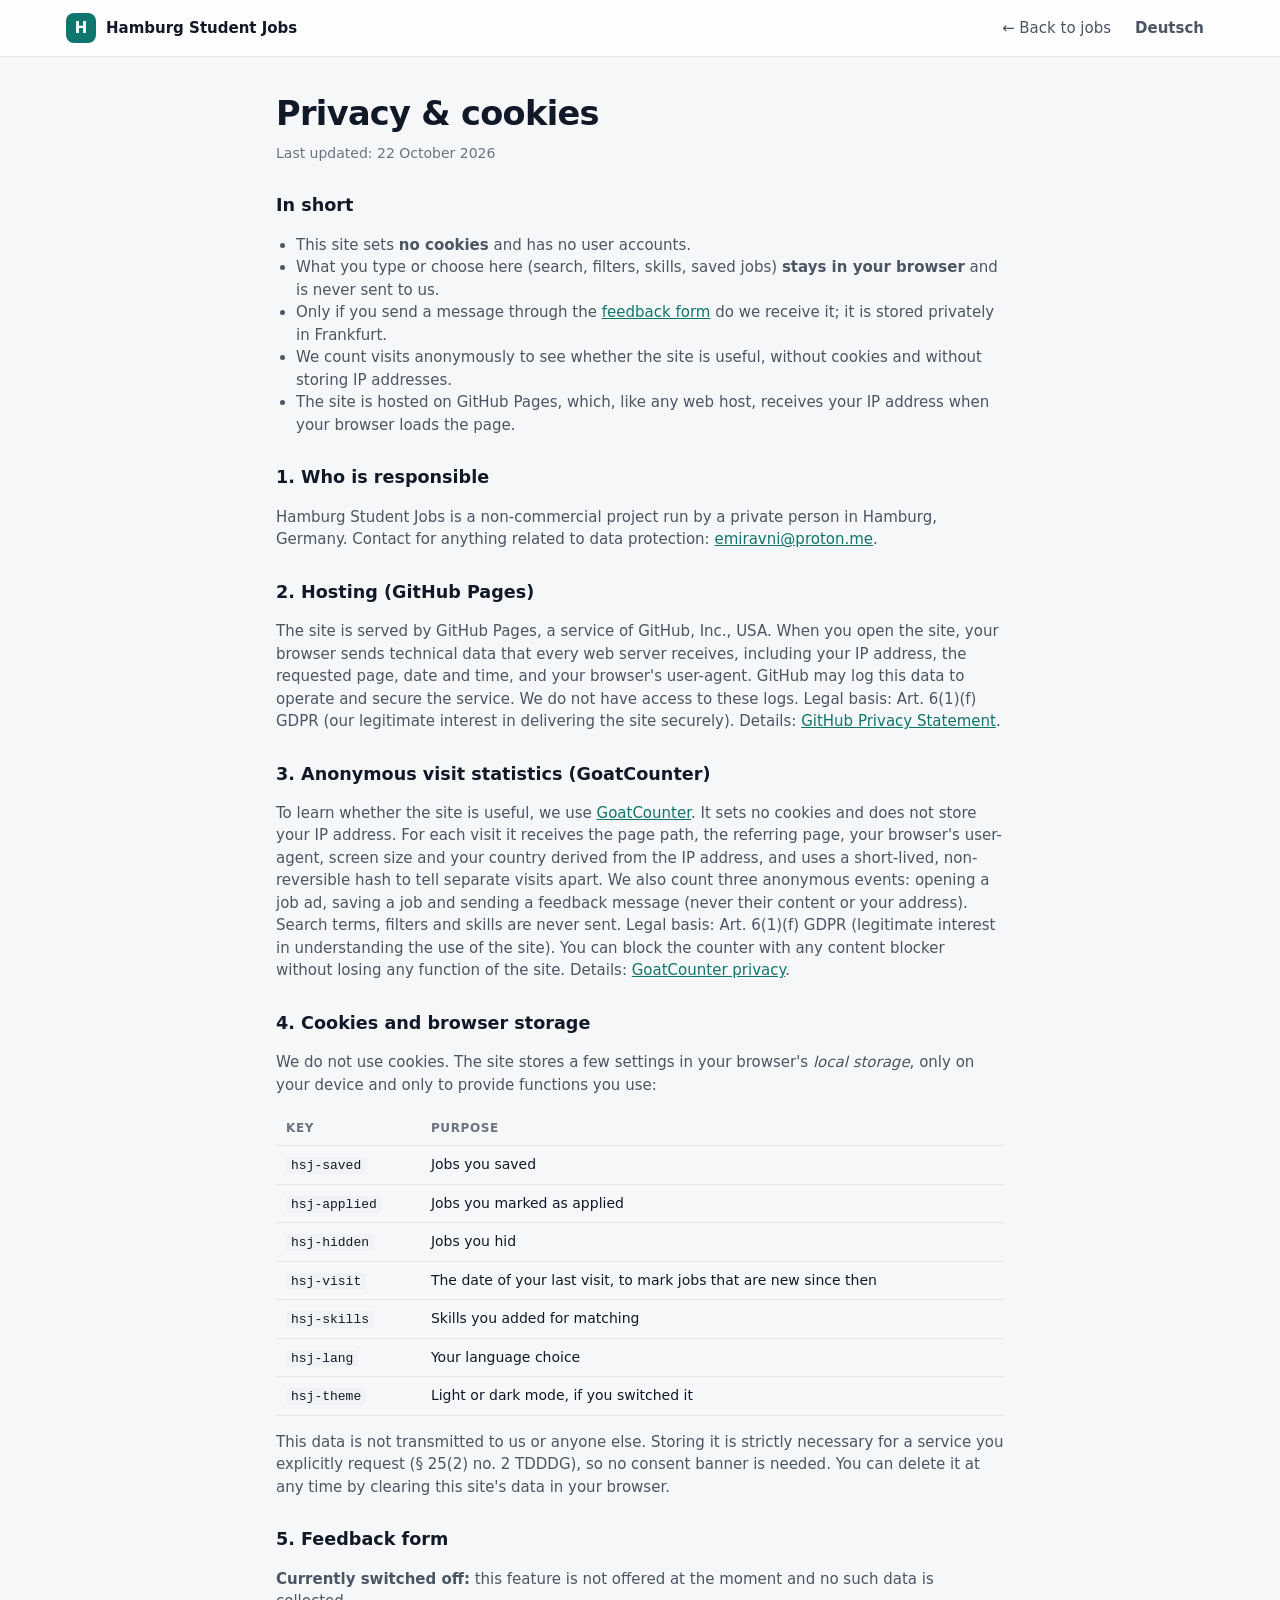
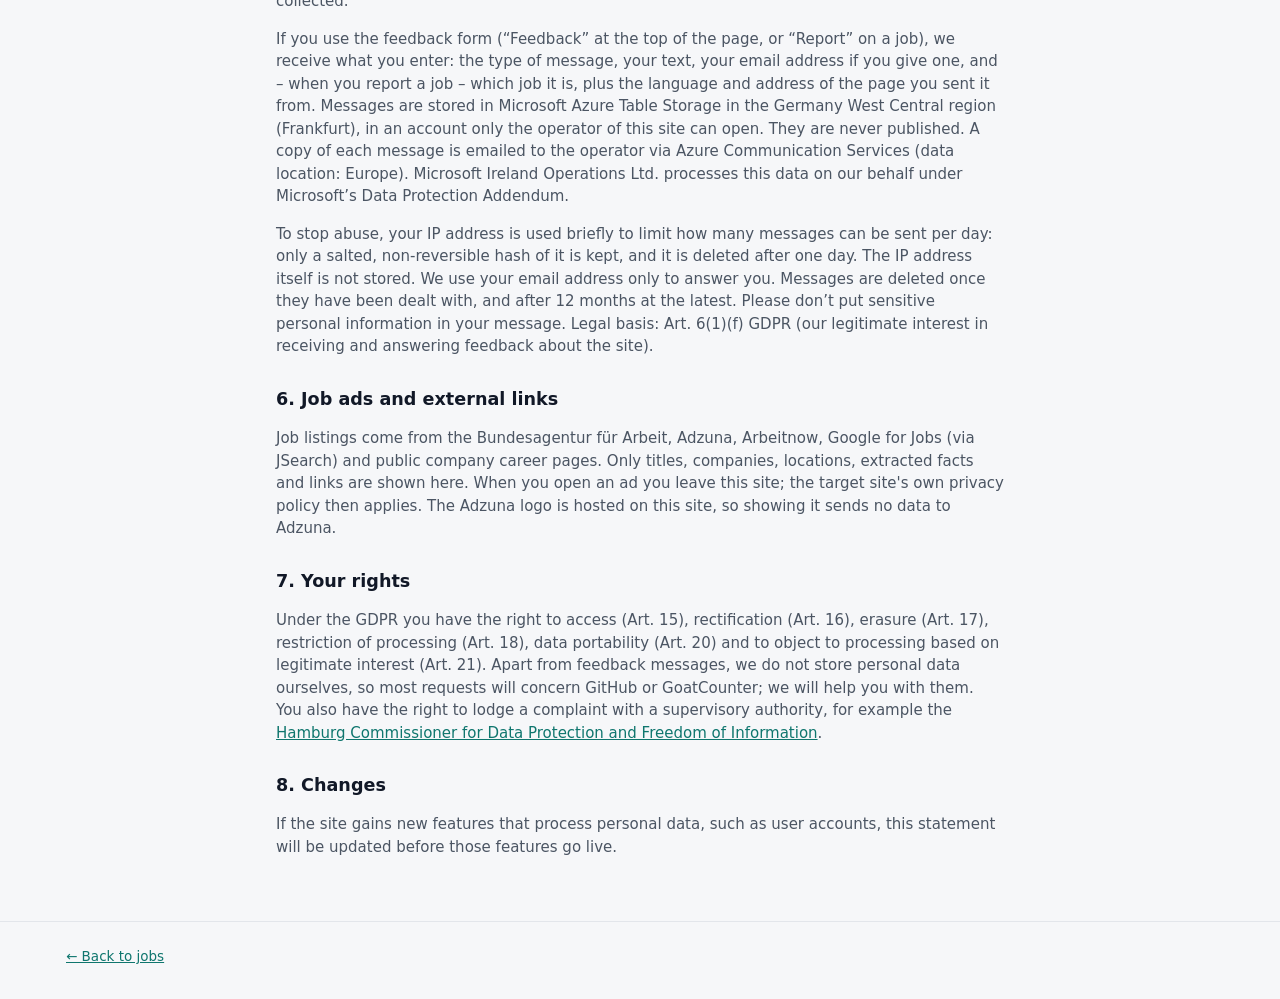
<file: docs/privacy.html>
<!doctype html>
<html lang="en">
<head>
  <meta charset="utf-8">
  <meta name="viewport" content="width=device-width, initial-scale=1">
  <title data-i18n-key="privacy.title">Privacy &amp; cookies – Hamburg Student Jobs</title>
  <meta name="robots" content="noindex">
  <link rel="icon" href="data:image/svg+xml,%3Csvg xmlns='http://www.w3.org/2000/svg' viewBox='0 0 32 32'%3E%3Crect width='32' height='32' rx='8' fill='%230f766e'/%3E%3Cpath d='M9 22V10h3v4.5h8V10h3v12h-3v-4.8h-8V22z' fill='white'/%3E%3C/svg%3E">
  <link rel="stylesheet" href="style.css?v=20260930b">
  <script>
    try { const t = localStorage.getItem("hsj-theme"); if (t) document.documentElement.dataset.theme = t; } catch (e) {}
  </script>
</head>
<body>
  <header class="topbar">
    <div class="wrap topbar-inner">
      <a class="brand" href="./" aria-label="Hamburg Student Jobs, home" data-i18n-attr="aria-label:brand.home">
        <span class="brand-mark" aria-hidden="true">H</span>
        <span class="brand-name">Hamburg Student Jobs</span>
      </a>
      <nav class="top-actions">
        <a class="ghost back-link" href="./" data-i18n="privacy.back">← Back to jobs</a>
        <button class="ghost lang-btn" id="langBtn" type="button" data-i18n-attr="aria-label:nav.langLabel;title:nav.langLabel"><span class="long" data-i18n="nav.lang">Deutsch</span><span class="short" data-i18n="nav.langShort">DE</span></button>
      </nav>
    </div>
  </header>

  <main class="wrap legal">
    <!-- ================================================================ English -->
    <article lang="en" data-lang="en">
      <h1>Privacy &amp; cookies</h1>
      <p class="updated">Last updated: 22 October 2026</p>

      <h2>In short</h2>
      <ul>
        <li>This site sets <strong>no cookies</strong> and has no user accounts.</li>
        <li>What you type or choose here (search, filters, skills, saved jobs) <strong>stays in your browser</strong> and is never sent to us.</li>
        <li>Only if you send a message through the <a href="#feedback">feedback form</a> do we receive it; it is stored privately in Frankfurt.</li>
        <li>We count visits anonymously to see whether the site is useful, without cookies and without storing IP addresses.</li>
        <li>The site is hosted on GitHub Pages, which, like any web host, receives your IP address when your browser loads the page.</li>
      </ul>

      <h2>1. Who is responsible</h2>
      <p>Hamburg Student Jobs is a non-commercial project run by a private person in Hamburg, Germany.
        Contact for anything related to data protection:
        <a href="&#109;&#97;&#105;&#108;&#116;&#111;&#58;&#101;&#109;&#105;&#114;&#97;&#118;&#110;&#105;&#64;&#112;&#114;&#111;&#116;&#111;&#110;&#46;&#109;&#101;">&#101;&#109;&#105;&#114;&#97;&#118;&#110;&#105;&#64;&#112;&#114;&#111;&#116;&#111;&#110;&#46;&#109;&#101;</a>.</p>

      <h2>2. Hosting (GitHub Pages)</h2>
      <p>The site is served by GitHub Pages, a service of GitHub, Inc., USA. When you open the site, your browser sends
        technical data that every web server receives, including your IP address, the requested page, date and time,
        and your browser's user-agent. GitHub may log this data to operate and secure the service. We do not have access
        to these logs. Legal basis: Art. 6(1)(f) GDPR (our legitimate interest in delivering the site securely).
        Details: <a href="https://docs.github.com/en/site-policy/privacy-policies/github-general-privacy-statement">GitHub Privacy Statement</a>.</p>

      <h2>3. Anonymous visit statistics (GoatCounter)</h2>
      <p>To learn whether the site is useful, we use <a href="https://www.goatcounter.com">GoatCounter</a>. It sets no cookies
        and does not store your IP address. For each visit it receives the page path, the referring page, your browser's
        user-agent, screen size and your country derived from the IP address, and uses a short-lived, non-reversible hash to tell
        separate visits apart. We also count three anonymous events: opening a job ad, saving a job and sending a feedback message (never their content or your address). Search terms, filters
        and skills are never sent. Legal basis: Art. 6(1)(f) GDPR (legitimate interest in understanding the use of the site).
        You can block the counter with any content blocker without losing any function of the site.
        Details: <a href="https://www.goatcounter.com/help/privacy">GoatCounter privacy</a>.</p>

      <h2>4. Cookies and browser storage</h2>
      <p>We do not use cookies. The site stores a few settings in your browser's <em>local storage</em>, only on your device
        and only to provide functions you use:</p>
      <table class="storage">
        <thead><tr><th>Key</th><th>Purpose</th></tr></thead>
        <tbody>
          <tr><td><code>hsj-saved</code></td><td>Jobs you saved</td></tr>
          <tr><td><code>hsj-applied</code></td><td>Jobs you marked as applied</td></tr>
          <tr><td><code>hsj-hidden</code></td><td>Jobs you hid</td></tr>
          <tr><td><code>hsj-visit</code></td><td>The date of your last visit, to mark jobs that are new since then</td></tr>
          <tr><td><code>hsj-skills</code></td><td>Skills you added for matching</td></tr>
          <tr><td><code>hsj-lang</code></td><td>Your language choice</td></tr>
          <tr><td><code>hsj-theme</code></td><td>Light or dark mode, if you switched it</td></tr>
        </tbody>
      </table>
      <p>This data is not transmitted to us or anyone else. Storing it is strictly necessary for a service you explicitly
        request (§ 25(2) no. 2 TDDDG), so no consent banner is needed. You can delete it at any time by clearing this
        site's data in your browser.</p>

      <h2 id="feedback">5. Feedback form</h2>
      <p><b>Currently switched off:</b> this feature is not offered at the moment and no such data is collected.</p>
      <p>If you use the feedback form (&ldquo;Feedback&rdquo; at the top of the page, or &ldquo;Report&rdquo; on a job), we receive what
        you enter: the type of message, your text, your email address if you give one, and &ndash; when you report a job &ndash; which
        job it is, plus the language and address of the page you sent it from. Messages are stored in Microsoft Azure Table Storage in
        the Germany West Central region (Frankfurt), in an account only the operator of this site can open. They are never published.
        A copy of each message is emailed to the operator via Azure Communication Services (data location: Europe).
        Microsoft Ireland Operations Ltd. processes this data on our behalf under Microsoft&rsquo;s Data Protection Addendum.</p>
      <p>To stop abuse, your IP address is used briefly to limit how many messages can be sent per day: only a salted, non-reversible
        hash of it is kept, and it is deleted after one day. The IP address itself is not stored. We use your email address only to
        answer you. Messages are deleted once they have been dealt with, and after 12 months at the latest. Please don&rsquo;t put
        sensitive personal information in your message. Legal basis: Art. 6(1)(f) GDPR (our legitimate interest in receiving and
        answering feedback about the site).</p>

      <h2>6. Job ads and external links</h2>
      <p>Job listings come from the Bundesagentur für Arbeit, Adzuna, Arbeitnow, Google for Jobs (via JSearch) and public company career pages. Only titles,
        companies, locations, extracted facts and links are shown here. When you open an ad you leave this site; the target
        site's own privacy policy then applies. The Adzuna logo is hosted on this site, so showing it sends no data to Adzuna.</p>

      <h2>7. Your rights</h2>
      <p>Under the GDPR you have the right to access (Art. 15), rectification (Art. 16), erasure (Art. 17), restriction of
        processing (Art. 18), data portability (Art. 20) and to object to processing based on legitimate interest (Art. 21).
        Apart from feedback messages, we do not store personal data ourselves, so most requests will concern
        GitHub or GoatCounter; we will help you with them.
        You also have the right to lodge a complaint with a supervisory authority, for example the
        <a href="https://datenschutz-hamburg.de">Hamburg Commissioner for Data Protection and Freedom of Information</a>.</p>

      <h2>8. Changes</h2>
      <p>If the site gains new features that process personal data, such as user accounts, this statement will be updated
        before those features go live.</p>
    </article>

    <!-- ================================================================ Deutsch -->
    <article lang="de" data-lang="de" hidden>
      <h1>Datenschutz &amp; Cookies</h1>
      <p class="updated">Stand: 22. Oktober 2026</p>

      <h2>Kurz gesagt</h2>
      <ul>
        <li>Diese Seite setzt <strong>keine Cookies</strong> und hat keine Nutzerkonten.</li>
        <li>Was du hier eingibst oder auswählst (Suche, Filter, Skills, gemerkte Jobs), <strong>bleibt in deinem Browser</strong> und wird nie an uns gesendet.</li>
        <li>Nur wenn du uns über das <a href="#feedback-de">Feedback-Formular</a> schreibst, erhalten wir deine Nachricht; sie wird privat in Frankfurt gespeichert.</li>
        <li>Wir zählen Besuche anonym, um zu sehen, ob die Seite nützlich ist – ohne Cookies und ohne IP-Adressen zu speichern.</li>
        <li>Die Seite wird über GitHub Pages bereitgestellt. Wie jeder Webhoster erhält GitHub beim Laden der Seite deine IP-Adresse.</li>
      </ul>

      <h2>1. Verantwortlicher</h2>
      <p>Hamburg Student Jobs ist ein nicht-kommerzielles Projekt einer Privatperson aus Hamburg.
        Kontakt für alle Fragen zum Datenschutz:
        <a href="&#109;&#97;&#105;&#108;&#116;&#111;&#58;&#101;&#109;&#105;&#114;&#97;&#118;&#110;&#105;&#64;&#112;&#114;&#111;&#116;&#111;&#110;&#46;&#109;&#101;">&#101;&#109;&#105;&#114;&#97;&#118;&#110;&#105;&#64;&#112;&#114;&#111;&#116;&#111;&#110;&#46;&#109;&#101;</a>.</p>

      <h2>2. Hosting (GitHub Pages)</h2>
      <p>Die Seite wird über GitHub Pages ausgeliefert, einen Dienst der GitHub, Inc., USA. Beim Aufruf sendet dein Browser
        technische Daten, die jeder Webserver erhält, darunter deine IP-Adresse, die aufgerufene Seite, Datum und Uhrzeit sowie
        den User-Agent deines Browsers. GitHub kann diese Daten für Betrieb und Sicherheit des Dienstes protokollieren. Wir haben
        keinen Zugriff auf diese Protokolle. Rechtsgrundlage: Art. 6 Abs. 1 lit. f DSGVO (berechtigtes Interesse an einer sicheren
        Bereitstellung der Seite). Details: <a href="https://docs.github.com/de/site-policy/privacy-policies/github-general-privacy-statement">Datenschutzerklärung von GitHub</a>.</p>

      <h2>3. Anonyme Besuchsstatistik (GoatCounter)</h2>
      <p>Um zu erfahren, ob die Seite nützlich ist, nutzen wir <a href="https://www.goatcounter.com">GoatCounter</a>. GoatCounter
        setzt keine Cookies und speichert keine IP-Adressen. Pro Besuch erhält es den Seitenpfad, die verweisende Seite, den
        User-Agent deines Browsers, die Bildschirmgröße und das aus der IP-Adresse abgeleitete Land und verwendet einen kurzlebigen,
        nicht umkehrbaren Hash, um einzelne Besuche zu unterscheiden. Zusätzlich zählen wir drei anonyme Ereignisse: das Öffnen
        einer Anzeige, das Merken eines Jobs und das Senden einer Feedback-Nachricht (nie deren Inhalt oder deine Adresse). Suchbegriffe, Filter und Skills werden nie übertragen. Rechtsgrundlage:
        Art. 6 Abs. 1 lit. f DSGVO (berechtigtes Interesse an der Auswertung der Nutzung). Du kannst den Zähler mit jedem
        Inhaltsblocker blockieren, ohne eine Funktion der Seite zu verlieren.
        Details: <a href="https://www.goatcounter.com/help/privacy">Datenschutz bei GoatCounter</a>.</p>

      <h2>4. Cookies und Browserspeicher</h2>
      <p>Wir verwenden keine Cookies. Die Seite speichert einige Einstellungen im <em>Local Storage</em> deines Browsers – nur auf
        deinem Gerät und nur für Funktionen, die du nutzt:</p>
      <table class="storage">
        <thead><tr><th>Schlüssel</th><th>Zweck</th></tr></thead>
        <tbody>
          <tr><td><code>hsj-saved</code></td><td>Deine gemerkten Jobs</td></tr>
          <tr><td><code>hsj-applied</code></td><td>Jobs, die du als beworben markiert hast</td></tr>
          <tr><td><code>hsj-hidden</code></td><td>Jobs, die du ausgeblendet hast</td></tr>
          <tr><td><code>hsj-visit</code></td><td>Das Datum deines letzten Besuchs, um seitdem neue Jobs zu markieren</td></tr>
          <tr><td><code>hsj-skills</code></td><td>Skills, die du für den Abgleich hinzugefügt hast</td></tr>
          <tr><td><code>hsj-lang</code></td><td>Deine Sprachauswahl</td></tr>
          <tr><td><code>hsj-theme</code></td><td>Heller oder dunkler Modus, falls du ihn umgestellt hast</td></tr>
        </tbody>
      </table>
      <p>Diese Daten werden weder an uns noch an Dritte übertragen. Die Speicherung ist für einen von dir ausdrücklich gewünschten
        Dienst unbedingt erforderlich (§ 25 Abs. 2 Nr. 2 TDDDG), daher ist kein Einwilligungsbanner nötig. Du kannst sie jederzeit
        löschen, indem du die Websitedaten dieser Seite in deinem Browser entfernst.</p>

      <h2 id="feedback-de">5. Feedback-Formular</h2>
      <p><b>Derzeit abgeschaltet:</b> diese Funktion wird im Moment nicht angeboten, es werden keine solchen Daten erhoben.</p>
      <p>Wenn du das Feedback-Formular nutzt (&bdquo;Feedback&ldquo; oben auf der Seite oder &bdquo;Melden&ldquo; bei einem Job), erhalten
        wir, was du eingibst: die Art der Nachricht, deinen Text, deine E-Mail-Adresse, falls du eine angibst, und &ndash; wenn du einen
        Job meldest &ndash; um welchen Job es geht, sowie Sprache und Adresse der Seite, von der du sendest. Die Nachrichten werden in
        Microsoft Azure Table Storage in der Region Germany West Central (Frankfurt) gespeichert, in einem Konto, auf das nur der
        Betreiber dieser Seite zugreifen kann. Sie werden nie veröffentlicht. Eine Kopie jeder Nachricht wird per E-Mail über Azure
        Communication Services (Datenstandort: Europa) an den Betreiber geschickt. Microsoft Ireland Operations Ltd. verarbeitet
        diese Daten in unserem Auftrag auf Grundlage des Data Protection Addendum von Microsoft.</p>
      <p>Zum Schutz vor Missbrauch wird deine IP-Adresse kurz genutzt, um die Zahl der Nachrichten pro Tag zu begrenzen: Gespeichert
        wird nur ein gesalzener, nicht umkehrbarer Hash, der nach einem Tag gelöscht wird. Die IP-Adresse selbst wird nicht gespeichert.
        Deine E-Mail-Adresse nutzen wir nur, um dir zu antworten. Nachrichten werden gelöscht, sobald sie erledigt sind, spätestens
        nach 12 Monaten. Bitte schreib keine sensiblen persönlichen Daten in deine Nachricht. Rechtsgrundlage: Art. 6 Abs. 1 lit. f
        DSGVO (berechtigtes Interesse daran, Rückmeldungen zur Seite zu erhalten und zu beantworten).</p>

      <h2>6. Stellenanzeigen und externe Links</h2>
      <p>Die Stellenanzeigen stammen von der Bundesagentur für Arbeit, Adzuna, Arbeitnow, Google for Jobs (über JSearch) und
        öffentlichen Karriereseiten von Unternehmen. Hier werden nur Titel, Firmen, Orte, ausgewertete Angaben und Links angezeigt. Wenn du eine Anzeige öffnest,
        verlässt du diese Seite; dann gilt die Datenschutzerklärung der Zielseite. Das Adzuna-Logo liegt auf dieser Seite, seine
        Anzeige überträgt also keine Daten an Adzuna.</p>

      <h2>7. Deine Rechte</h2>
      <p>Nach der DSGVO hast du das Recht auf Auskunft (Art. 15), Berichtigung (Art. 16), Löschung (Art. 17), Einschränkung der
        Verarbeitung (Art. 18), Datenübertragbarkeit (Art. 20) und Widerspruch gegen Verarbeitungen auf Grundlage berechtigter
        Interessen (Art. 21). Abgesehen von Feedback-Nachrichten speichern wir selbst keine personenbezogenen Daten, daher betreffen
        die meisten Anfragen GitHub oder GoatCounter; wir helfen dir dabei. Außerdem kannst du dich bei einer Aufsichtsbehörde beschweren, zum Beispiel beim
        <a href="https://datenschutz-hamburg.de">Hamburgischen Beauftragten für Datenschutz und Informationsfreiheit</a>.</p>

      <h2>8. Änderungen</h2>
      <p>Wenn die Seite neue Funktionen erhält, die personenbezogene Daten verarbeiten, etwa Nutzerkonten, wird diese Erklärung
        vorher aktualisiert.</p>
    </article>
  </main>

  <footer class="footer">
    <div class="wrap"><p><a href="./" data-i18n="privacy.back">← Back to jobs</a></p></div>
  </footer>

  <script src="i18n.js?v=20260930b"></script>
  <script>
    // show the article in the chosen language; the button switches and remembers it
    function showLang() {
      document.querySelectorAll("article[data-lang]").forEach((a) => { a.hidden = a.dataset.lang !== I18N.lang; });
    }
    I18N.init(); showLang();
    document.getElementById("langBtn").addEventListener("click", () => { I18N.set(I18N.lang === "de" ? "en" : "de"); showLang(); });
  </script>
</body>
</html>
</file>
<file: docs/style.css>
:root {
  --bg: #f6f7f9;
  --surface: #ffffff;
  --surface-2: #f0f2f5;
  --ink: #111827;
  --ink-2: #4b5563;
  --ink-3: #6b7280;
  --line: #e3e6eb;
  --accent: #0f766e;
  --accent-ink: #ffffff;
  --accent-soft: #e0f2f0;
  --focus: #2563eb;
  --ok: #166534;   --ok-bg: #dcfce7;
  --mid: #92400e;  --mid-bg: #fef3c7;
  --no: #9f1239;   --no-bg: #ffe4e6;
  --match: #1d4ed8; --match-bg: #dbeafe;
  --shadow: 0 1px 2px rgb(16 24 40 / .05), 0 1px 3px rgb(16 24 40 / .06);
  --radius: 12px;
  --font: ui-sans-serif, system-ui, -apple-system, "Segoe UI", Roboto, "Helvetica Neue", Arial, sans-serif;
  color-scheme: light;
}
@media (prefers-color-scheme: dark) {
  :root:not([data-theme="light"]) {
    --bg: #0d1117; --surface: #161b22; --surface-2: #1f2630; --ink: #e6edf3; --ink-2: #b1bac4; --ink-3: #8b949e;
    --line: #2d3540; --accent: #2dd4bf; --accent-ink: #042f2e; --accent-soft: #123a37; --focus: #60a5fa;
    --ok: #86efac; --ok-bg: #12301f; --mid: #fcd34d; --mid-bg: #3a2c0c; --no: #fda4af; --no-bg: #3d1420;
    --match: #93c5fd; --match-bg: #172a4a; --shadow: none; color-scheme: dark;
  }
}
:root[data-theme="dark"] {
  --bg: #0d1117; --surface: #161b22; --surface-2: #1f2630; --ink: #e6edf3; --ink-2: #b1bac4; --ink-3: #8b949e;
  --line: #2d3540; --accent: #2dd4bf; --accent-ink: #042f2e; --accent-soft: #123a37; --focus: #60a5fa;
  --ok: #86efac; --ok-bg: #12301f; --mid: #fcd34d; --mid-bg: #3a2c0c; --no: #fda4af; --no-bg: #3d1420;
  --match: #93c5fd; --match-bg: #172a4a; --shadow: none; color-scheme: dark;
}

* { box-sizing: border-box; }
html { -webkit-text-size-adjust: 100%; }
body { margin: 0; background: var(--bg); color: var(--ink); font: 15px/1.5 var(--font); }
a { color: var(--accent); }
button, input, select { font: inherit; color: inherit; }
:focus-visible { outline: 2px solid var(--focus); outline-offset: 2px; border-radius: 6px; }
.sr-only { position: absolute; width: 1px; height: 1px; overflow: hidden; clip: rect(0 0 0 0); white-space: nowrap; }
.skip { position: absolute; left: -999px; top: 8px; background: var(--surface); padding: 8px 12px; z-index: 50; }
.skip:focus { left: 8px; }
.wrap { max-width: 1180px; margin: 0 auto; padding: 0 16px; }

/* ---------- top bar ---------- */
.topbar { position: sticky; top: 0; z-index: 20; background: color-mix(in srgb, var(--surface) 88%, transparent);
  backdrop-filter: saturate(1.4) blur(10px); border-bottom: 1px solid var(--line); }
.topbar-inner { display: flex; align-items: center; justify-content: space-between; height: 56px; }
.brand { display: flex; align-items: center; gap: 10px; color: var(--ink); text-decoration: none; font-weight: 700; }
.brand-mark { display: grid; place-items: center; width: 30px; height: 30px; border-radius: 8px; background: var(--accent);
  color: var(--accent-ink); font-weight: 800; }
.top-actions { display: flex; align-items: center; gap: 4px; }
.ghost { background: none; border: 0; color: var(--ink-2); padding: 8px 10px; border-radius: 8px; cursor: pointer; text-decoration: none; }
.ghost:hover { background: var(--surface-2); color: var(--ink); }
.icon-only { display: inline-grid; place-items: center; width: 36px; height: 36px; padding: 0; }

/* ---------- intro ---------- */
html { scroll-behavior: smooth; }
.hero { position: relative; min-height: min(calc(100svh - 56px), 1000px); display: flex; flex-direction: column; justify-content: center;
  align-items: center; overflow: hidden; padding: 48px 20px 230px; text-align: center; background: var(--surface); isolation: isolate; }
.hero::before { content: ""; position: absolute; inset: -20% -10% auto; height: 80%; z-index: -2; pointer-events: none;
  background: radial-gradient(40% 50% at 28% 40%, var(--accent-soft), transparent 70%), radial-gradient(35% 45% at 74% 32%, var(--match-bg), transparent 70%); }
.hero-inner { max-width: 1040px; position: relative; z-index: 1; }
.stage { position: relative; z-index: 2; background: var(--bg); scroll-margin-top: 56px; border-top: 1px solid var(--line); }
@media (min-width: 761px) and (min-height: 760px) {
  .hero { position: sticky; top: 56px; height: min(calc(100svh - 56px), 1000px); min-height: 0; }
  .stage { box-shadow: 0 -24px 60px rgb(0 0 0 / .18); }
}
.eyebrow { display: inline-flex; align-items: center; gap: 8px; padding: 5px 12px; border-radius: 999px; border: 1px solid var(--line);
  background: color-mix(in srgb, var(--surface) 80%, transparent); font-size: 13px; color: var(--ink-2); }
.eyebrow .live { width: 8px; height: 8px; border-radius: 50%; background: var(--accent); animation: pulse 2s infinite; }
.hero h1 { font-size: clamp(32px, 4.6vw, 62px); line-height: 1.06; letter-spacing: -.035em; margin: 22px 0 18px; font-weight: 750; }
.grad-text { background: linear-gradient(90deg, var(--accent), var(--match)); -webkit-background-clip: text; background-clip: text; color: transparent; }
.lede { font-size: clamp(15.5px, 1.4vw, 18px); line-height: 1.6; color: var(--ink-2); max-width: 680px; margin: 0 auto; }
.hero-live { display: flex; flex-wrap: wrap; justify-content: center; gap: 8px; margin: 26px 0 0; min-height: 34px; }
.chip-live { display: inline-flex; align-items: center; gap: 6px; padding: 6px 13px; border-radius: 999px; font-size: 13.5px;
  background: var(--surface); border: 1px solid var(--line); color: var(--ink-2); }
.chip-live b { color: var(--ink); font-weight: 650; font-variant-numeric: tabular-nums; }
.quick-label { margin: 22px 0 8px; font-size: 13px; color: var(--ink-3); }
.hero-quick { display: flex; flex-wrap: wrap; justify-content: center; gap: 8px; }
.hero-quick button { border: 1px solid var(--accent); background: var(--accent-soft); color: var(--ink); border-radius: 999px;
  padding: 7px 14px; font-size: 14px; font-weight: 600; cursor: pointer; }
.hero-quick button:hover { background: var(--accent); color: var(--accent-ink); }
.hero-quick .n { font-weight: 500; opacity: .7; margin-left: 4px; font-variant-numeric: tabular-nums; }
.hero-feats { display: grid; grid-template-columns: repeat(3, 1fr); gap: 12px; margin: 34px auto 0; max-width: 900px; text-align: left; }
.hero-feats > div { padding: 14px 16px; border-radius: 14px; background: color-mix(in srgb, var(--surface) 85%, transparent);
  border: 1px solid var(--line); backdrop-filter: blur(6px); }
.hero-feats b { display: flex; align-items: center; gap: 8px; font-size: 14px; }
.hero-feats b svg { width: 18px; height: 18px; flex: none; fill: none; stroke: var(--accent); stroke-width: 1.8; stroke-linecap: round; stroke-linejoin: round; }
.hero-feats span { display: block; font-size: 13px; color: var(--ink-3); margin-top: 4px; line-height: 1.45; }
.hero-feats b span { display: inline; font-size: inherit; color: var(--ink); margin: 0; }
.hero-skyline { position: absolute; left: 0; right: 0; bottom: 0; height: 220px; z-index: -1; pointer-events: none; }
.hero-skyline .hero-art { position: absolute; left: 50%; bottom: 34px; transform: translateX(-50%); width: auto; height: 190px; margin: 0; }
.hero-water { position: absolute; left: 0; right: 0; bottom: 0; height: 46px; opacity: .8;
  background: var(--art-water); -webkit-mask: var(--waves) repeat-x 0 6px / 48px 30px; mask: var(--waves) repeat-x 0 6px / 48px 30px;
  animation: tide 9s linear infinite; }
:root { --waves: url("data:image/svg+xml,%3Csvg xmlns='http://www.w3.org/2000/svg' viewBox='0 0 48 30'%3E%3Cpath d='M0 6q12-8 24 0t24 0M-12 22q12-6 24 0t24 0t24 0' fill='none' stroke='black' stroke-width='2.2' stroke-linecap='round'/%3E%3C/svg%3E"); }
.hero-go { position: absolute; bottom: 26px; left: 50%; transform: translateX(-50%); z-index: 3; display: inline-flex; align-items: center; gap: 8px;
  padding: 10px 18px 10px 20px; border-radius: 999px; font-size: 14px; font-weight: 650; text-decoration: none; color: var(--accent-ink);
  background: var(--accent); box-shadow: 0 6px 24px rgb(0 0 0 / .22); white-space: nowrap; }
.hero-go:hover { filter: brightness(1.08); }
.hero-go svg { width: 17px; height: 17px; fill: none; stroke: currentColor; stroke-width: 2.2; stroke-linecap: round; stroke-linejoin: round; animation: bob 1.8s infinite; }
/* skyline draws itself once, then the crane load sways */
.hero-art.draw .line { stroke-dasharray: 1; stroke-dashoffset: 1; animation: draw 2.2s .15s ease-out forwards; }
.hero-art.draw .fill, .hero-art.draw .sky, .hero-art.draw .load { opacity: 0; animation: fade .9s 1.4s forwards; }
.hero-art .load { transform-box: view-box; transform-origin: 352px 70px; animation: fade .9s 1.4s forwards, sway 5s 2.3s ease-in-out infinite; }
@keyframes draw { to { stroke-dashoffset: 0; } }
@keyframes fade { to { opacity: 1; } }
@keyframes sway { 0%, 100% { transform: rotate(-4deg); } 50% { transform: rotate(4deg); } }
@keyframes tide { to { -webkit-mask-position: 48px 6px; mask-position: 48px 6px; } }
@keyframes bob { 50% { transform: translateY(3px); } }
@keyframes pulse { 0% { box-shadow: 0 0 0 0 var(--accent-soft); } 70% { box-shadow: 0 0 0 8px transparent; } 100% { box-shadow: 0 0 0 0 transparent; } }
@media (max-width: 760px) {
  .hero { padding: 32px 16px 190px; min-height: auto; }
  .hero-feats { grid-template-columns: minmax(0, 1fr); margin-top: 26px; }
  .hero-skyline { height: 170px; }
  .hero-skyline .hero-art { height: 140px; bottom: 30px; }
}
@media (prefers-reduced-motion: reduce) {
  html { scroll-behavior: auto; }
  .hero-art.draw .line, .hero-art.draw .fill, .hero-art.draw .sky, .hero-art .load, .hero-water, .eyebrow .live, .hero-go svg {
    animation: none !important; stroke-dashoffset: 0; opacity: 1; }
}

/* search bar at the top of the board */
.searchbar { background: var(--surface); border-bottom: 1px solid var(--line); padding: 18px 0; }
.searchrow { display: flex; gap: 12px; align-items: center; flex-wrap: wrap; }
.search { flex: 1 1 420px; display: flex; align-items: center; gap: 10px; background: var(--bg); border: 1px solid var(--line);
  border-radius: 12px; padding: 0 14px; color: var(--ink-3); }
.search:focus-within { border-color: var(--accent); box-shadow: 0 0 0 3px var(--accent-soft); }
.search input { flex: 1; border: 0; background: none; height: 48px; outline: none; min-width: 0; font-size: 16px; }

/* ---------- switch ---------- */
.switch { display: inline-flex; align-items: center; gap: 10px; cursor: pointer; user-select: none; font-weight: 600; }
.switch input { position: absolute; opacity: 0; width: 1px; height: 1px; }
.track { width: 44px; height: 26px; border-radius: 999px; background: var(--line); position: relative; transition: background .15s; flex: none; }
.thumb { position: absolute; top: 3px; left: 3px; width: 20px; height: 20px; border-radius: 50%; background: #fff;
  box-shadow: 0 1px 2px rgb(0 0 0 / .25); transition: transform .15s; }
.switch input:checked + .track { background: var(--accent); }
.switch input:checked + .track .thumb { transform: translateX(18px); }
.switch input:focus-visible + .track { outline: 2px solid var(--focus); outline-offset: 2px; }
.switch.big { background: var(--bg); border: 1px solid var(--line); border-radius: 12px; padding: 0 14px; height: 50px; }

/* ---------- layout ---------- */
.layout { display: grid; grid-template-columns: 270px minmax(0, 1fr); gap: 28px; padding-top: 24px; padding-bottom: 48px; }
/* knowledge rail: below the results on normal screens, its own column from 1500px */
.rail { grid-column: 2; display: grid; grid-template-columns: repeat(auto-fill, minmax(280px, 1fr)); gap: 14px; align-content: start; min-width: 0; }
.rail:empty { display: none; }
.rail-title { grid-column: 1 / -1; font-size: 12px; font-weight: 700; letter-spacing: .06em; text-transform: uppercase; color: var(--ink-3); margin: 14px 2px -4px; }
@media (min-width: 1500px) {
  .wrap.layout { max-width: 1560px; grid-template-columns: 270px minmax(0, 1fr) 300px; }
  .rail { grid-column: 3; grid-row: 1; display: flex; flex-direction: column; position: sticky; top: 72px; align-self: start;
    max-height: calc(100vh - 88px); overflow: auto; padding-right: 4px; }
  .rail-title { margin: 0 2px -4px; }
}
.info-card { background: var(--surface); border: 1px solid var(--line); border-radius: var(--radius); padding: 16px 18px; box-shadow: var(--shadow); }
.info-card h3 { font-size: 14.5px; margin: 0 0 8px; display: flex; align-items: center; gap: 8px; }
.info-card h3 svg { width: 18px; height: 18px; flex: none; fill: none; stroke: var(--accent); stroke-width: 1.8; stroke-linecap: round; stroke-linejoin: round; }
.info-card p { margin: 0 0 8px; font-size: 13.5px; color: var(--ink-2); }
.info-card p:last-child { margin-bottom: 0; }
.info-card b { color: var(--ink); }
.info-card ul { margin: 0; padding-left: 18px; font-size: 13.5px; color: var(--ink-2); }
.info-card li { margin-bottom: 6px; }
.info-card li:last-child { margin-bottom: 0; }
.info-card .small-print { font-size: 12px; color: var(--ink-3); margin-top: 10px; }
.kfacts { display: grid; grid-template-columns: 1fr 1fr; gap: 8px; margin-bottom: 12px; }
.kfacts > div { padding: 10px 12px; border-radius: 10px; background: var(--surface-2); }
.kfacts .v { font-size: 18px; font-weight: 700; letter-spacing: -.01em; font-variant-numeric: tabular-nums; }
.kfacts .k { font-size: 12px; color: var(--ink-3); line-height: 1.35; }
.bars { list-style: none; padding: 0 !important; margin: 0; display: grid; gap: 6px; }
.bars li { margin: 0 !important; }
.bars button { all: unset; box-sizing: border-box; display: grid; grid-template-columns: minmax(0, 1fr) auto; gap: 2px 8px; width: 100%; cursor: pointer;
  font-size: 13px; color: var(--ink-2); padding: 3px 4px; border-radius: 6px; }
.bars button:hover { background: var(--surface-2); color: var(--ink); }
.bars button:focus-visible { outline: 2px solid var(--focus); }
.bars .name { overflow: hidden; text-overflow: ellipsis; white-space: nowrap; }
.bars .n { font-variant-numeric: tabular-nums; color: var(--ink-3); }
.bars .bar { grid-column: 1 / -1; height: 5px; border-radius: 3px; background: var(--surface-2); overflow: hidden; }
.bars .bar i { display: block; height: 100%; border-radius: 3px; background: var(--accent); }
dl.types { margin: 0; font-size: 13.5px; }
dl.types dt { font-weight: 650; color: var(--ink); }
dl.types dd { margin: 0 0 10px; color: var(--ink-2); }
dl.types dd:last-child { margin-bottom: 0; }

/* ---------- filters ---------- */
.filters { align-self: start; position: sticky; top: 72px; max-height: calc(100vh - 88px); overflow: auto; padding-right: 4px; }
.filters-head { display: flex; align-items: baseline; justify-content: space-between; margin-bottom: 8px; }
.filters-head h2 { font-size: 15px; margin: 0; }
.close-filters { display: none; }
.link { background: none; border: 0; color: var(--accent); cursor: pointer; padding: 0; font-size: 14px; }
fieldset { border: 0; border-top: 1px solid var(--line); margin: 0; padding: 14px 0; min-width: 0; }
legend { font-size: 12px; font-weight: 700; text-transform: uppercase; letter-spacing: .06em; color: var(--ink-3); padding: 0; margin-bottom: 8px; float: left; width: 100%; }
legend + * { clear: both; }
.hint { font-size: 13px; color: var(--ink-3); margin: 0 0 8px; }
.chips { display: flex; flex-wrap: wrap; gap: 6px; }
.chip { display: inline-flex; align-items: center; gap: 6px; border: 1px solid var(--line); background: var(--surface); border-radius: 999px;
  padding: 5px 11px; font-size: 13px; cursor: pointer; color: var(--ink-2); }
.chip:hover { border-color: var(--ink-3); }
.chip[aria-pressed="true"] { background: var(--accent); border-color: var(--accent); color: var(--accent-ink); }
.chip .n { font-size: 12px; opacity: .7; font-variant-numeric: tabular-nums; }
.options { display: grid; gap: 2px; }
.options.scroll { max-height: 280px; overflow: auto; }
.opt { display: flex; align-items: center; gap: 8px; padding: 5px 6px; border-radius: 8px; cursor: pointer; font-size: 14px; color: var(--ink-2); }
.opt:hover { background: var(--surface-2); }
.opt input { accent-color: var(--accent); width: 16px; height: 16px; margin: 0; }
.opt .n, .count { margin-left: auto; font-size: 12px; color: var(--ink-3); font-variant-numeric: tabular-nums; }
.opt.zero { opacity: .45; }
.check { display: flex; align-items: center; gap: 8px; font-size: 14px; color: var(--ink-2); padding: 4px 0; cursor: pointer; }
.check input { accent-color: var(--accent); width: 16px; height: 16px; margin: 0; }
.skill-input { display: flex; gap: 6px; margin-bottom: 8px; }
.skill-input input { flex: 1; min-width: 0; border: 1px solid var(--line); background: var(--surface); border-radius: 8px; padding: 6px 10px; }
.small { border: 1px solid var(--line); background: var(--surface-2); border-radius: 8px; padding: 6px 10px; cursor: pointer; }
.removable .chip { background: var(--match-bg); color: var(--match); border-color: transparent; }
.removable .chip::after { content: "✕"; font-size: 11px; }

/* ---------- results ---------- */
.results-head { display: flex; align-items: center; gap: 12px; margin-bottom: 10px; }
#resultCount { margin: 0; font-weight: 600; flex: 1; }
.sort { display: flex; align-items: center; gap: 8px; color: var(--ink-3); font-size: 14px; }
.sort select { border: 1px solid var(--line); background: var(--surface); border-radius: 8px; padding: 6px 8px; color: var(--ink); }
.filter-toggle { display: none; border: 1px solid var(--line); background: var(--surface); border-radius: 10px; padding: 8px 12px; cursor: pointer; font-weight: 600; }
.badge-count:not(:empty) { display: inline-grid; place-items: center; min-width: 20px; height: 20px; padding: 0 6px; border-radius: 999px;
  background: var(--accent); color: var(--accent-ink); font-size: 12px; margin-left: 4px; }
.active-filters { display: flex; flex-wrap: wrap; gap: 6px; margin-bottom: 12px; }
.active-filters:empty { display: none; }
.active-filters .chip { background: var(--accent-soft); border-color: transparent; color: var(--ink); }
.active-filters .chip::after { content: "✕"; font-size: 11px; opacity: .7; }

.cards { list-style: none; padding: 0; margin: 0; display: grid; gap: 12px; }
.card { background: var(--surface); border: 1px solid var(--line); border-radius: var(--radius); padding: 16px 18px; box-shadow: var(--shadow); }
.card-top { display: flex; gap: 12px; align-items: flex-start; }
.card-titles { flex: 1; min-width: 0; }
.title { font-size: 17px; line-height: 1.3; margin: 0 0 2px; overflow-wrap: anywhere; }
.title a { color: var(--ink); text-decoration: none; }
.title a:hover { color: var(--accent); text-decoration: underline; }
.meta { margin: 0; color: var(--ink-2); font-size: 14px; overflow-wrap: anywhere; }
.meta .company { font-weight: 600; color: var(--ink); }
button.company { background: none; border: 0; padding: 0; font: inherit; cursor: pointer; text-align: left; }
button.company:hover { color: var(--accent); text-decoration: underline; }
.dot { margin: 0 6px; color: var(--ink-3); }
.save { flex: none; width: 38px; height: 38px; display: grid; place-items: center; border-radius: 10px; border: 1px solid var(--line);
  background: var(--surface); cursor: pointer; color: var(--ink-3); }
.save svg { fill: none; stroke: currentColor; stroke-width: 2; }
.save[aria-pressed="true"] { color: var(--accent); border-color: var(--accent); }
.save[aria-pressed="true"] svg { fill: currentColor; }
.badges { display: flex; flex-wrap: wrap; gap: 6px; margin: 10px 0 0; }
.badge { font-size: 12.5px; padding: 3px 9px; border-radius: 6px; background: var(--surface-2); color: var(--ink-2); white-space: nowrap; }
.badge.level { background: var(--accent-soft); color: var(--ink); font-weight: 600; }
.badge.new { background: var(--match-bg); color: var(--match); font-weight: 700; }
.badge.warn { background: var(--mid-bg); color: var(--mid); }
.badge.pay { background: var(--ok-bg); color: var(--ok); font-weight: 600; font-variant-numeric: tabular-nums; }
.lang-pill { font-size: 12.5px; padding: 3px 9px; border-radius: 6px; font-weight: 600; white-space: nowrap; }
.lang-pill.l0 { background: var(--ok-bg); color: var(--ok); }
.lang-pill.l1 { background: var(--mid-bg); color: var(--mid); }
.lang-pill.l2 { background: var(--no-bg); color: var(--no); }
.summary { margin: 10px 0 0; color: var(--ink-2); }
.summary:empty { display: none; }
.reqs { margin: 8px 0 0; padding-left: 18px; color: var(--ink-2); font-size: 14px; }
.reqs:empty { display: none; }
.skills { display: flex; flex-wrap: wrap; gap: 6px; margin-top: 10px; }
.skills:empty { display: none; }
.skill { font-size: 12.5px; padding: 2px 8px; border-radius: 999px; border: 1px solid var(--line); color: var(--ink-3); }
.skill.hit { background: var(--match-bg); color: var(--match); border-color: transparent; font-weight: 600; }
.card-foot { display: flex; align-items: center; gap: 12px; margin-top: 12px; padding-top: 12px; border-top: 1px dashed var(--line); }
.facts { flex: 1; color: var(--ink-3); font-size: 13.5px; }
.view { font-weight: 600; text-decoration: none; white-space: nowrap; }
.view:hover { text-decoration: underline; }
/* personal tracking row */
.card-acts { display: flex; flex-wrap: wrap; gap: 4px; margin: 8px -6px -6px; }
.act { display: inline-flex; align-items: center; gap: 5px; background: none; border: 0; border-radius: 8px; padding: 5px 8px;
  font: inherit; font-size: 13px; color: var(--ink-3); cursor: pointer; }
.act:hover { background: var(--surface-2); color: var(--ink); }
.act svg { width: 16px; height: 16px; fill: none; stroke: currentColor; stroke-width: 2; stroke-linecap: round; stroke-linejoin: round; }
.act.applied[aria-pressed="true"] { color: var(--ok); background: var(--ok-bg); font-weight: 600; }
.act.hide { margin-left: auto; }
.act[hidden] { display: none; }
.card.is-applied { border-left: 3px solid var(--ok); }
.card.is-hidden { opacity: .6; }
.toast { position: fixed; left: 50%; bottom: 20px; transform: translateX(-50%); z-index: 60; display: flex; align-items: center; gap: 14px;
  background: var(--ink); color: var(--surface); padding: 10px 16px; border-radius: 10px; font-size: 14px; box-shadow: 0 6px 24px rgb(0 0 0 / .25);
  max-width: calc(100vw - 32px); }
.toast[hidden] { display: none; }
.toast button { background: none; border: 0; color: inherit; font: inherit; font-weight: 700; text-decoration: underline; cursor: pointer; padding: 0; }
.more { display: flex; justify-content: center; margin-top: 18px; }
.secondary { border: 1px solid var(--line); background: var(--surface); border-radius: 10px; padding: 10px 18px; cursor: pointer; font-weight: 600; }
.secondary:hover { border-color: var(--accent); color: var(--accent); }
.empty { text-align: center; padding: 48px 16px; color: var(--ink-2); background: var(--surface); border: 1px dashed var(--line); border-radius: var(--radius); }
.empty h3 { margin: 0 0 6px; color: var(--ink); }

/* ---------- footer & dialog ---------- */
.footer { border-top: 1px solid var(--line); padding: 20px 0 32px; color: var(--ink-3); font-size: 13.5px; }
.footer p { margin: 4px 0; }
dialog { border: 1px solid var(--line); border-radius: 16px; padding: 24px; max-width: 560px; width: calc(100% - 32px);
  background: var(--surface); color: var(--ink); }
dialog::backdrop { background: rgb(0 0 0 / .45); }
dialog h2 { margin-top: 0; }
.dialog-close { float: right; margin: -8px -8px 0 0; }
.steps { padding-left: 20px; color: var(--ink-2); }
.steps li { margin-bottom: 8px; }
/* feedback form */
#fbForm fieldset { border: 0; padding: 0; margin: 0 0 14px; }
#fbForm legend, .fb-field > span { display: block; font-weight: 600; font-size: 14px; margin-bottom: 6px; }
.fb-field { display: block; margin-bottom: 14px; position: relative; }
.fb-field textarea, .fb-field input { width: 100%; box-sizing: border-box; border: 1px solid var(--line); border-radius: 10px;
  padding: 10px 12px; background: var(--bg); color: var(--ink); font: inherit; }
.fb-field textarea { resize: vertical; min-height: 120px; }
.fb-field textarea:focus, .fb-field input:focus { outline: 2px solid var(--focus); outline-offset: 1px; border-color: transparent; }
.fb-count { display: block; text-align: right; font-size: 12px; color: var(--ink-3); margin-top: 4px; font-variant-numeric: tabular-nums; }
.fb-about { background: var(--surface-2); border-radius: 8px; padding: 8px 12px; font-size: 14px; color: var(--ink-2); }
.fb-trap { position: absolute; left: -9999px; width: 1px; height: 1px; overflow: hidden; }
.fb-status { min-height: 1.4em; font-size: 14px; margin: 6px 0; color: var(--ink-2); }
.fb-status.ok { color: var(--ok); font-weight: 600; }
.fb-status.bad { color: var(--no); }
.fb-actions { display: flex; justify-content: flex-end; }
/* daily job alert */
.alert-bar { margin: 0 0 12px; }
.alert-btn { display: inline-flex; align-items: center; gap: 8px; border: 1px dashed var(--accent); background: var(--accent-soft);
  color: var(--ink); border-radius: 999px; padding: 7px 14px; font: inherit; font-size: 14px; font-weight: 600; cursor: pointer; }
.alert-btn svg { color: var(--accent); flex: none; }
.alert-btn:hover { border-style: solid; }
.alert-btn:focus-visible { outline: 2px solid var(--focus); outline-offset: 2px; }
#alertAction p:first-child { margin-top: 0; }
.primary { background: var(--accent); color: var(--accent-ink); border: 0; border-radius: 10px; padding: 10px 22px; font-weight: 700; cursor: pointer; }
.primary:disabled { opacity: .6; cursor: default; }
#feedbackBtn .short { display: none; }
.legend { list-style: none; padding: 0; display: grid; gap: 8px; color: var(--ink-2); font-size: 14px; }
.legend .lang-pill { display: inline-block; min-width: 110px; text-align: center; margin-right: 8px; }

/* ---------- small screens: filters become a drawer ---------- */
@media (max-width: 900px) {
  .layout { grid-template-columns: 1fr; }
  .rail { grid-column: 1; }
  .filter-toggle { display: inline-flex; align-items: center; }
  .filters { position: fixed; inset: 0 auto 0 0; top: 0; width: min(340px, 88vw); max-height: none; height: 100%; z-index: 40;
    background: var(--surface); padding: 16px; transform: translateX(-105%); transition: transform .2s ease; box-shadow: 0 0 40px rgb(0 0 0 / .25); }
  .filters.open { transform: none; }
  .close-filters { display: inline-grid; }
  /* overlay lives inside the board's stacking layer, so the drawer (z 40) stays above it */
  body.drawer-open .stage::after { content: ""; position: fixed; inset: 0; background: rgb(0 0 0 / .4); z-index: 30; }
  .switch.big { flex: 1 1 100%; }
  .results-head { flex-wrap: wrap; }
  #resultCount { order: 3; flex-basis: 100%; }
  .sort span { display: none; }
  .results-head .sort { margin-left: auto; }
}
@media (prefers-reduced-motion: reduce) { * { transition: none !important; } }
@media (max-width: 440px) {
  .brand-name, .ghost { white-space: nowrap; }
  .brand { gap: 8px; }
}

/* ---------- illustrations ---------- */
:root { --art-line: #334155; --art-glass: #dbeafe; --art-brick: #e7c3b0; --art-sun: #fde68a; --art-water: #0f766e;
  --box1: #0f766e; --box2: #f59e0b; --box3: #e11d48; }
@media (prefers-color-scheme: dark) {
  :root:not([data-theme="light"]) { --art-line: #94a3b8; --art-glass: #1e3a5f; --art-brick: #5b3a2e; --art-sun: #a16207;
    --art-water: #2dd4bf; --box1: #14b8a6; --box2: #d97706; --box3: #be123c; }
}
:root[data-theme="dark"] { --art-line: #94a3b8; --art-glass: #1e3a5f; --art-brick: #5b3a2e; --art-sun: #a16207;
  --art-water: #2dd4bf; --box1: #14b8a6; --box2: #d97706; --box3: #be123c; }

.hero-art { display: block; overflow: visible; }
.hero-art .line { fill: none; stroke: var(--art-line); stroke-width: 2.2; stroke-linecap: round; stroke-linejoin: round; }
.hero-art .thin { stroke-width: 1.2; opacity: .6; }
.hero-art .glass { fill: var(--art-glass); }
.hero-art .brick { fill: var(--art-brick); stroke: var(--art-line); stroke-width: 2.2; }
.hero-art .box { stroke: var(--art-line); stroke-width: 1.6; }
.hero-art .c1 { fill: var(--box1); } .hero-art .c2 { fill: var(--box2); } .hero-art .c3 { fill: var(--box3); }
.hero-art .sun { fill: var(--art-sun); }
.hero-art .cloud { fill: none; stroke: var(--art-line); stroke-width: 2; stroke-linecap: round; opacity: .35; }

/* company initials tile */
.avatar { flex: none; width: 42px; height: 42px; border-radius: 10px; display: grid; place-items: center; font-weight: 800;
  font-size: 15px; letter-spacing: .02em; background: hsl(var(--h, 170) 55% 92%); color: hsl(var(--h, 170) 50% 28%); }
@media (prefers-color-scheme: dark) {
  :root:not([data-theme="light"]) .avatar { background: hsl(var(--h, 170) 30% 22%); color: hsl(var(--h, 170) 70% 82%); }
}
:root[data-theme="dark"] .avatar { background: hsl(var(--h, 170) 30% 22%); color: hsl(var(--h, 170) 70% 82%); }
@media (max-width: 440px) { .avatar { display: none; } } /* keeps the title readable on narrow phones */

/* how-it-works steps */
.steps { list-style: none; padding: 0; display: grid; gap: 14px; }
.steps li { display: flex; gap: 12px; align-items: flex-start; margin: 0; }
.steps svg { flex: none; width: 36px; height: 36px; padding: 7px; border-radius: 10px; background: var(--accent-soft);
  fill: none; stroke: var(--accent); stroke-width: 1.8; stroke-linecap: round; stroke-linejoin: round; }

/* empty state */
.empty-art { width: 120px; height: 90px; margin-bottom: 8px; }
.empty-art .e-card { fill: var(--surface-2); stroke: var(--line); stroke-width: 2; }
.empty-art .e-line { stroke: var(--line); stroke-width: 4; stroke-linecap: round; }
.empty-art .e-lens { fill: var(--surface); stroke: var(--accent); stroke-width: 4; }
.empty-art .e-handle { stroke: var(--accent); stroke-width: 6; stroke-linecap: round; }
.empty-art .e-x { stroke: var(--no); stroke-width: 3; stroke-linecap: round; }

/* Adzuna attribution (required by their API terms): at least 116x23 px */
.attrib { display: inline-flex; align-items: center; gap: 4px; min-height: 23px; min-width: 116px; font-size: 13px; color: var(--ink-3); }
.attrib a { color: var(--ink-2); display: inline-flex; align-items: center; }
.attrib img { height: 40px; width: auto; display: block; } /* stacked logo: 40px keeps the wordmark readable */
.adzuna-word { color: #2e6ca8; font-size: 16px; letter-spacing: -.01em; }


/* ---------- language switch ---------- */
.lang-btn { font-weight: 600; }
.lang-btn .short { display: none; }
#aboutBtn .short { display: none; }
@media (max-width: 520px) {
  .lang-btn .long, #aboutBtn .long, #feedbackBtn .long { display: none; }
  .lang-btn .short { display: inline; }
  #aboutBtn .short, #feedbackBtn .short { display: block; }
  .back-link { display: none; } /* the logo and the footer link lead home */
  #aboutBtn { display: inline-grid; place-items: center; width: 36px; height: 36px; padding: 0; }
  .card-foot { flex-wrap: wrap; row-gap: 6px; }
  .facts { flex-basis: 100%; }
}

/* ---------- legal pages ---------- */
.legal { max-width: 760px; padding-top: 32px; padding-bottom: 48px; }
.legal h1 { font-size: clamp(1.6rem, 3vw, 2.1rem); letter-spacing: -.02em; margin: 0 0 4px; }
.legal h2 { font-size: 1.1rem; margin: 28px 0 8px; }
.legal p, .legal li { color: var(--ink-2); }
.legal ul { padding-left: 20px; }
.legal .updated { color: var(--ink-3); font-size: 14px; margin: 0 0 20px; }
.storage { width: 100%; border-collapse: collapse; margin: 8px 0 12px; font-size: 14px; }
.storage th, .storage td { text-align: left; padding: 8px 10px; border-bottom: 1px solid var(--line); vertical-align: top; }
.storage th { color: var(--ink-3); font-weight: 600; font-size: 12px; text-transform: uppercase; letter-spacing: .05em; }
.storage code { font-size: 13px; background: var(--surface-2); padding: 1px 5px; border-radius: 4px; }
</file>
